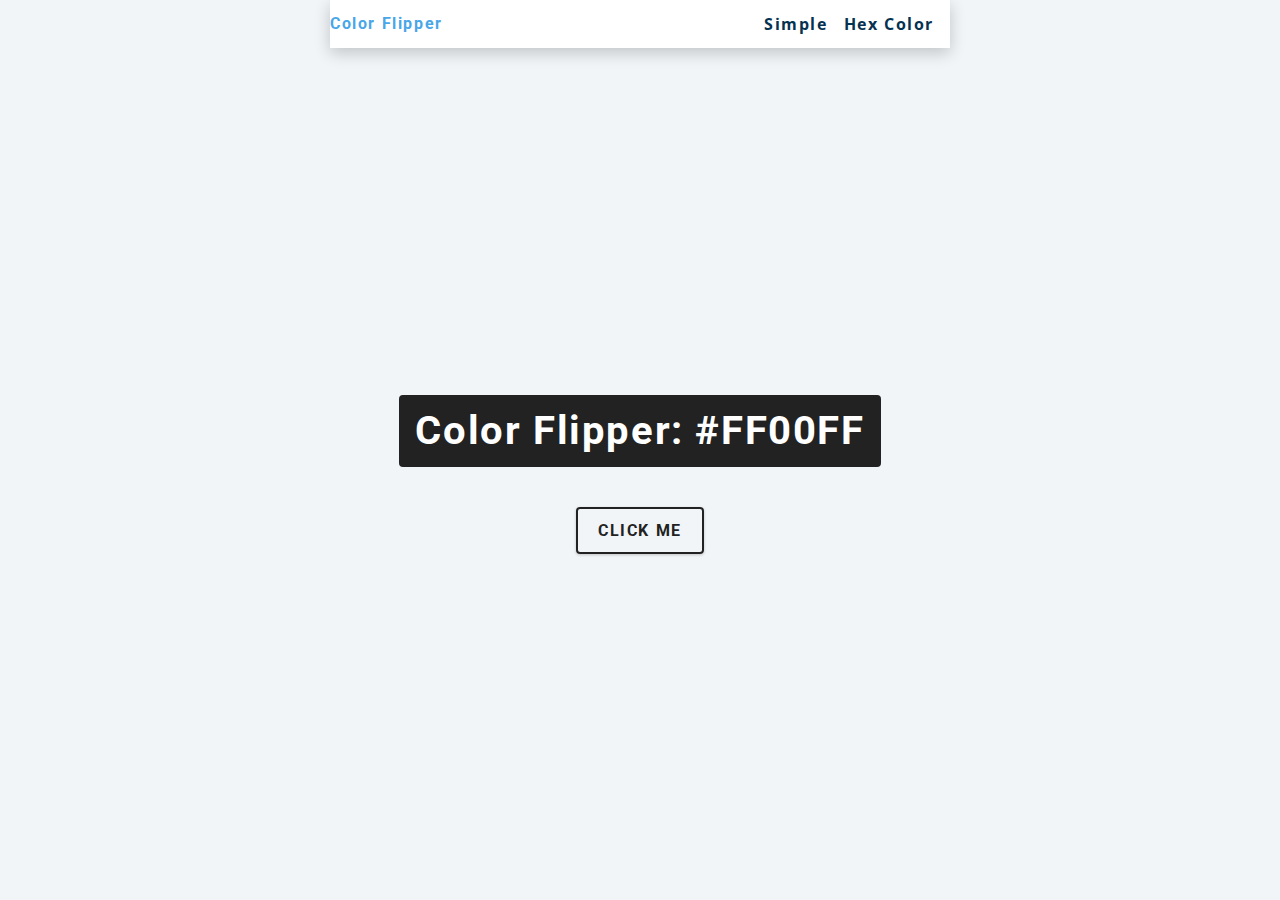
<file: 01-color-Flipper/index.html>
<!DOCTYPE html>
<html lang="en">

<head>
    <meta charset="UTF-8" />
    <meta name="viewport" content="width=device-width, initial-scale=1.0" />
    <title>Color Flipper || Simple</title>

    <!-- styles -->
    <link rel="stylesheet" href="styles.css" />
</head>

<body>
    <nav class="nav-center">
        <h4>Color Flipper</h4>
        <div>
            <ul class="nav-links">
                <li>
                    <a href="index.html">Simple</a>
                </li>
                <li>
                    <a href="hex.html">Hex Color</a>
                </li>
            </ul>
        </div>
    </nav>
    <main>
        <div class="container">
            <h2>color flipper: <span>#FF00FF</span> </h2>
            <button class="btn btn-hero" id="btn">Click me</button>

        </div>
    </main>
    <!-- javascript -->
    <script src="app.js"></script>
</body>

</html>
</file>
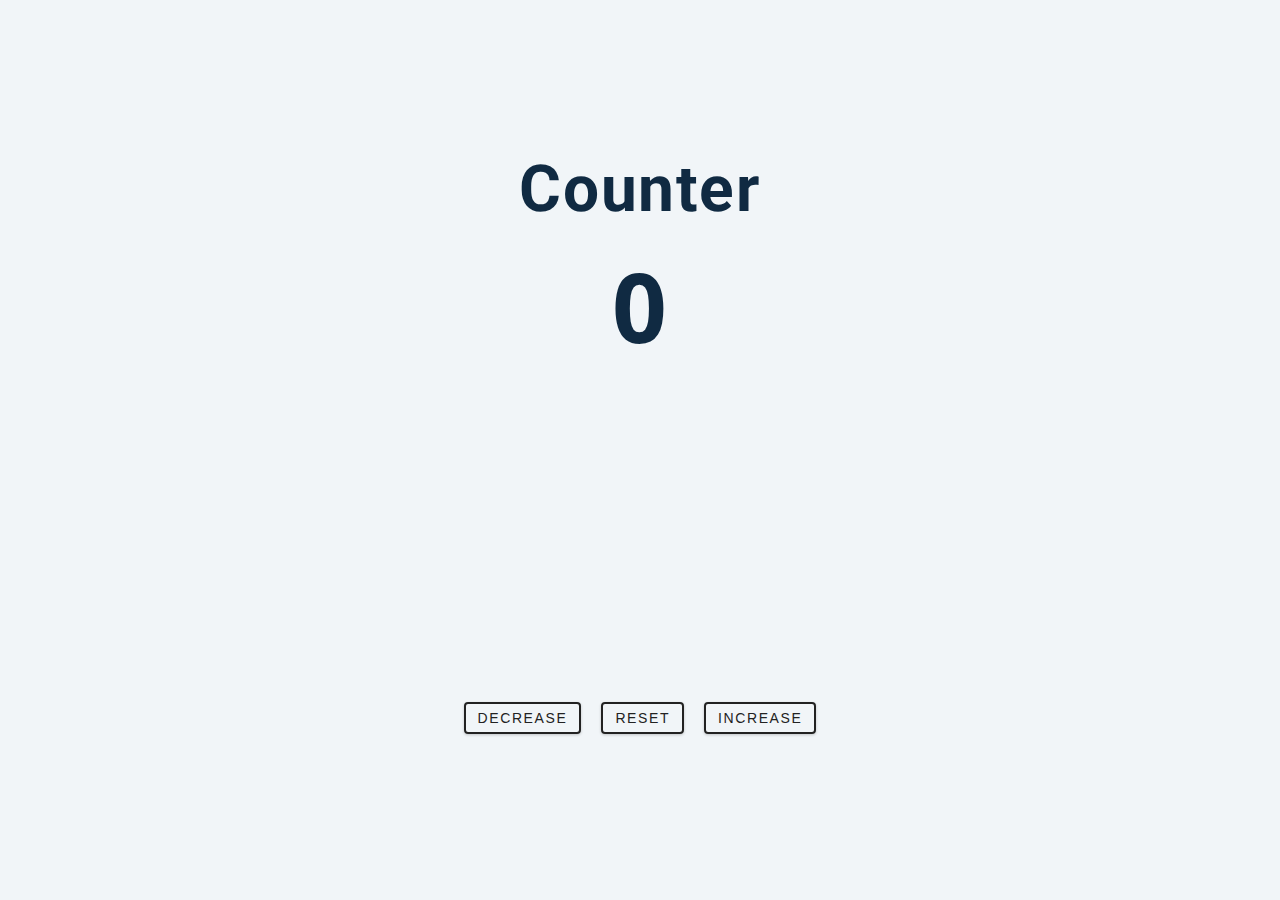
<file: 02-Counter/index.html>
<!DOCTYPE html>
<html lang="en">

<head>
    <meta charset="UTF-8" />
    <meta name="viewport" content="width=device-width, initial-scale=1.0" />
    <title>Counter</title>

    <!-- styles -->
    <link rel="stylesheet" href="styles.css" />
</head>

<body>
    <main>
        <div class="container">
            <h1>counter</h1>
            <span id="value">0</span>
        </div>
        <div class="button-container">
            <button class="btn decrease">decrease</button>
            <button class="btn reset">reset</button>
            <button class="btn increase">increase</button>
        </div>
    </main>
    <!-- javascript -->
    <script src="app.js"></script>
</body>

</html>
</file>
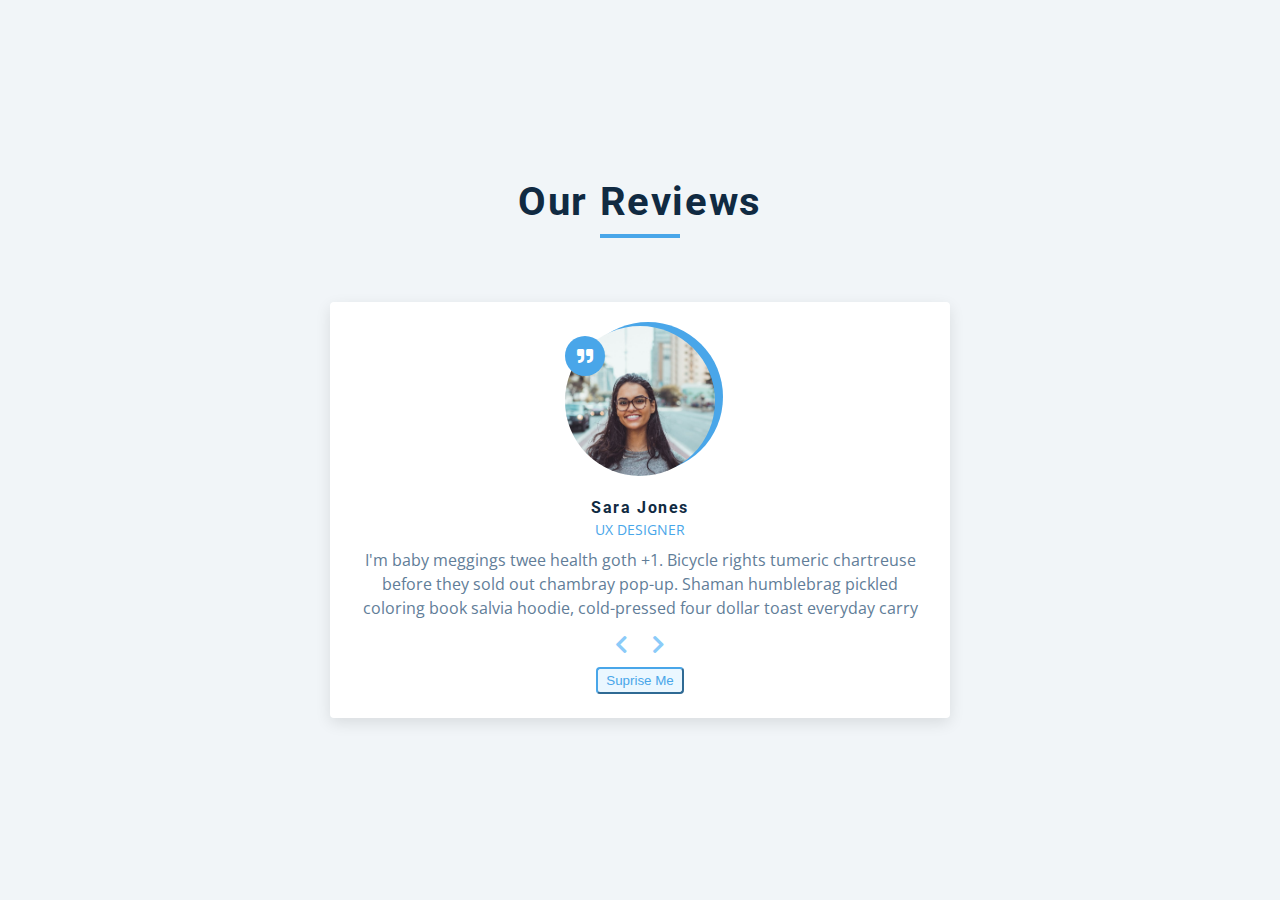
<file: 03-reviews/index.html>
<!DOCTYPE html>
<html lang="en">

<head>
    <meta charset="UTF-8" />
    <meta name="viewport" content="width=device-width, initial-scale=1.0" />
    <title>Starter</title>
    <!-- font-awesome -->
    <link rel="stylesheet" href="https://cdnjs.cloudflare.com/ajax/libs/font-awesome/5.14.0/css/all.min.css" />

    <!-- styles -->
    <link rel="stylesheet" href="styles.css" />
</head>

<body>
    <main>
        <section class="container">
            <!-- title  -->
            <div class="title">
                <h2>Our reviews</h2>
                <div class="underline"></div>
            </div>
            <!-- review -->
            <article class="review">
                <div class="img-container">
                    <img src="./person-1.jpeg" id="person-img" alt="picure of a radom person how has left a review">
                </div>
                <h4 id="author">sara jones</h4>
                <p id="job">ux designer</p>
                <p id="info">I'm baby meggings twee health goth +1. Bicycle rights tumeric chartreuse before they sold out chambray pop-up. Shaman humblebrag pickled coloring book salvia hoodie, cold-pressed four dollar toast everyday carry
                </p>
                <!-- prev next button -->
                <div class="button-container">
                    <button class="prev-btn left">
                    <i class="fas fa-chevron-left"></i>
                  </button>
                    <button class="prev-btn right">
                    <i class="fas fa-chevron-right"></i>
                  </button>
                </div>
                <!-- random button -->
                <button class="random-btn">suprise me</button>

            </article>
        </section>
    </main>
    <!-- javascript -->
    <script src="app.js"></script>
</body>

</html>
</file>
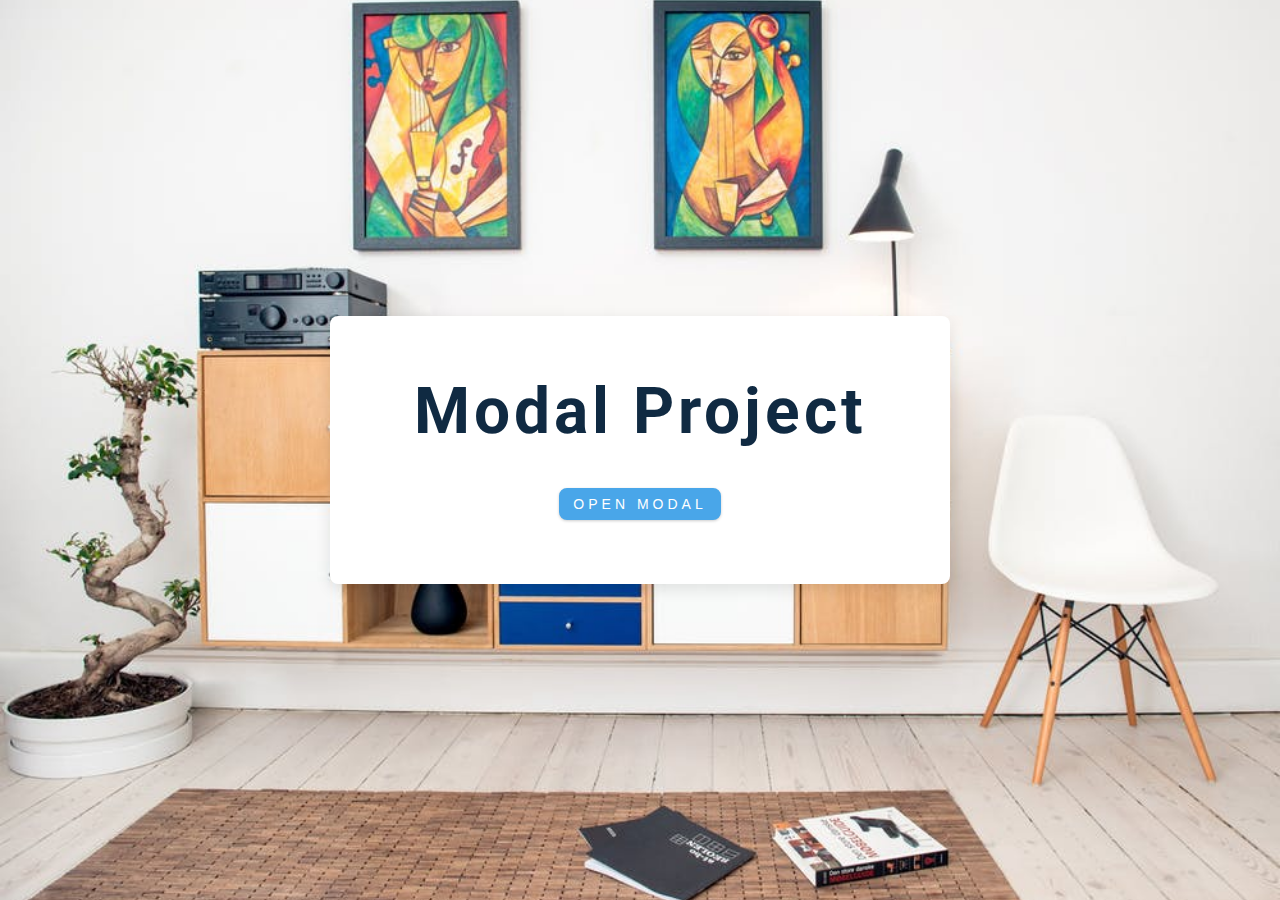
<file: 06-modal/index.html>
<!DOCTYPE html>
<html lang="en">

<head>
    <meta charset="UTF-8" />
    <meta name="viewport" content="width=device-width, initial-scale=1.0" />
    <title>Modal</title>
    <!-- font-awesome -->
    <link rel="stylesheet" href="https://cdnjs.cloudflare.com/ajax/libs/font-awesome/5.14.0/css/all.min.css" />
    <!-- styles -->
    <link rel="stylesheet" href="styles.css" />
</head>

<body>
    <header class="hero">
        <div class="banner">
            <h1>modal project</h1>
            <button class="btn modal-btn">
          open modal
        </button>
        </div>
    </header>
    <!-- end of hero -->
    <!-- modal -->
    <div class="modal-overlay">
        <div class="modal-container">
            <h3>modal content</h3>
            <button class="close-btn">
          <i class="fas fa-times"></i>
        </button>
        </div>
    </div>
    <!-- javascript -->
    <script src="app.js"></script>
</body>

</html>
</file>
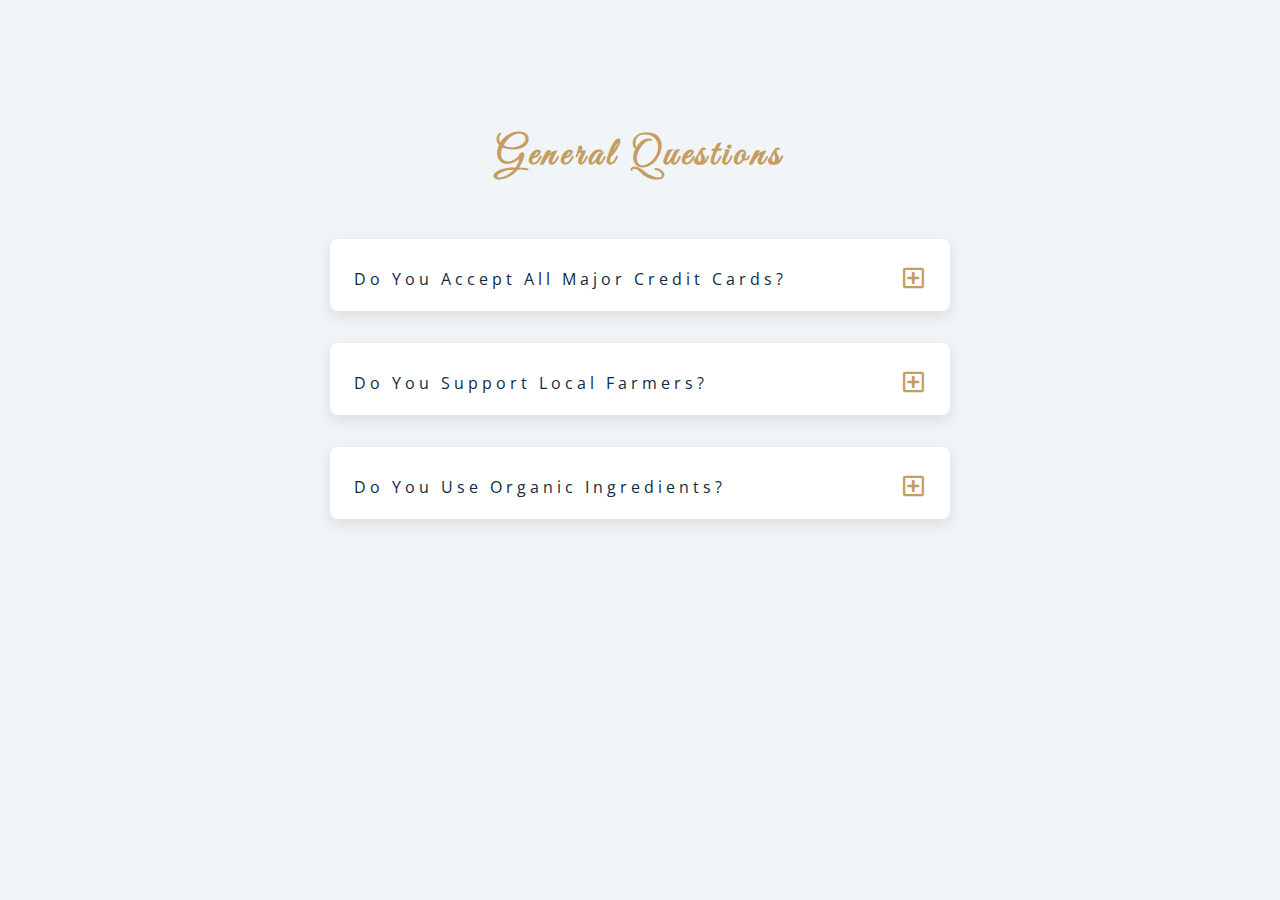
<file: 07-questions/index.html>
<!DOCTYPE html>
<html lang="en">

<head>
    <meta charset="UTF-8" />
    <meta name="viewport" content="width=device-width, initial-scale=1.0" />
    <title>Q & A</title>
    <!-- font-awesome -->
    <link rel="stylesheet" href="https://cdnjs.cloudflare.com/ajax/libs/font-awesome/5.14.0/css/all.min.css" />
    <!-- extra fonts -->
    <link href="https://fonts.googleapis.com/css?family=Great+Vibes&display=swap" rel="stylesheet" />
    <!-- styles -->
    <link rel="stylesheet" href="styles.css" />
</head>

<body>
    <section class="questions">
        <!-- title -->
        <div class="title">
            <h2>general questions</h2>
        </div>
        <!-- questions -->
        <div class="section-center">

            <!-- single question -->

            <article class="question">
                <!-- question title -->
                <div class="question-title">
                    <p>do you accept all major credit cards?</p>
                    <button type="button" class="question-btn">
                      <span class="plus-icon">
                        <i class="far fa-plus-square"></i>
                      </span>
                      <span class="minus-icon">
                        <i class="far fa-minus-square"></i>
                      </span>
                    </button>
                </div>
                <!-- question text -->
                <div class="question-text">
                    <p>Lorem ipsum dolor sit amet consectetur adipisicing elit. Pariatur doloribus quos laudantium! Possimus cupiditate voluptatum nisi laudantium illo nulla non, vero, sit molestiae dolore consequuntur et quas inventore quisquam! Fuga.</p>
                </div>
                <!-- end of question title -->
            </article>

            <!-- end of single question -->

            <!-- single question -->

            <article class="question">
                <!-- question title -->
                <div class="question-title">
                    <p>do you support local farmers?</p>
                    <button type="button" class="question-btn">
                    <span class="plus-icon">
                      <i class="far fa-plus-square"></i>
                    </span>
                    <span class="minus-icon">
                      <i class="far fa-minus-square"></i>
                    </span>
                  </button>
                </div>

                <!-- question text -->
                <div id="test" class="question-text">
                    <p>Lorem ipsum dolor sit amet consectetur adipisicing elit. Pariatur doloribus quos laudantium! Possimus cupiditate voluptatum nisi laudantium illo nulla non, vero, sit molestiae dolore consequuntur et quas inventore quisquam! Fuga.</p>
                </div>
                <!-- end of question title -->
            </article>

            <!-- end of single question -->

            <!-- single question -->

            <article class="question">
                <!-- question title -->
                <div class="question-title">
                    <p>do you use organic ingredients?</p>
                    <button type="button" class="question-btn">
                    <span class="plus-icon">
                      <i class="far fa-plus-square"></i>
                    </span>
                    <span class="minus-icon">
                      <i class="far fa-minus-square"></i>
                    </span>
                  </button>
                </div>
                <!-- question text -->
                <div class="question-text">
                    <p>Lorem ipsum dolor sit amet consectetur adipisicing elit. Pariatur doloribus quos laudantium! Possimus cupiditate voluptatum nisi laudantium illo nulla non, vero, sit molestiae dolore consequuntur et quas inventore quisquam! Fuga.</p>
                </div>
                <!-- end of question title -->
            </article>

            <!-- end of single question -->
        </div>
    </section>
    <!-- javascript -->
    <script src="app.js"></script>
</body>

</html>
</file>
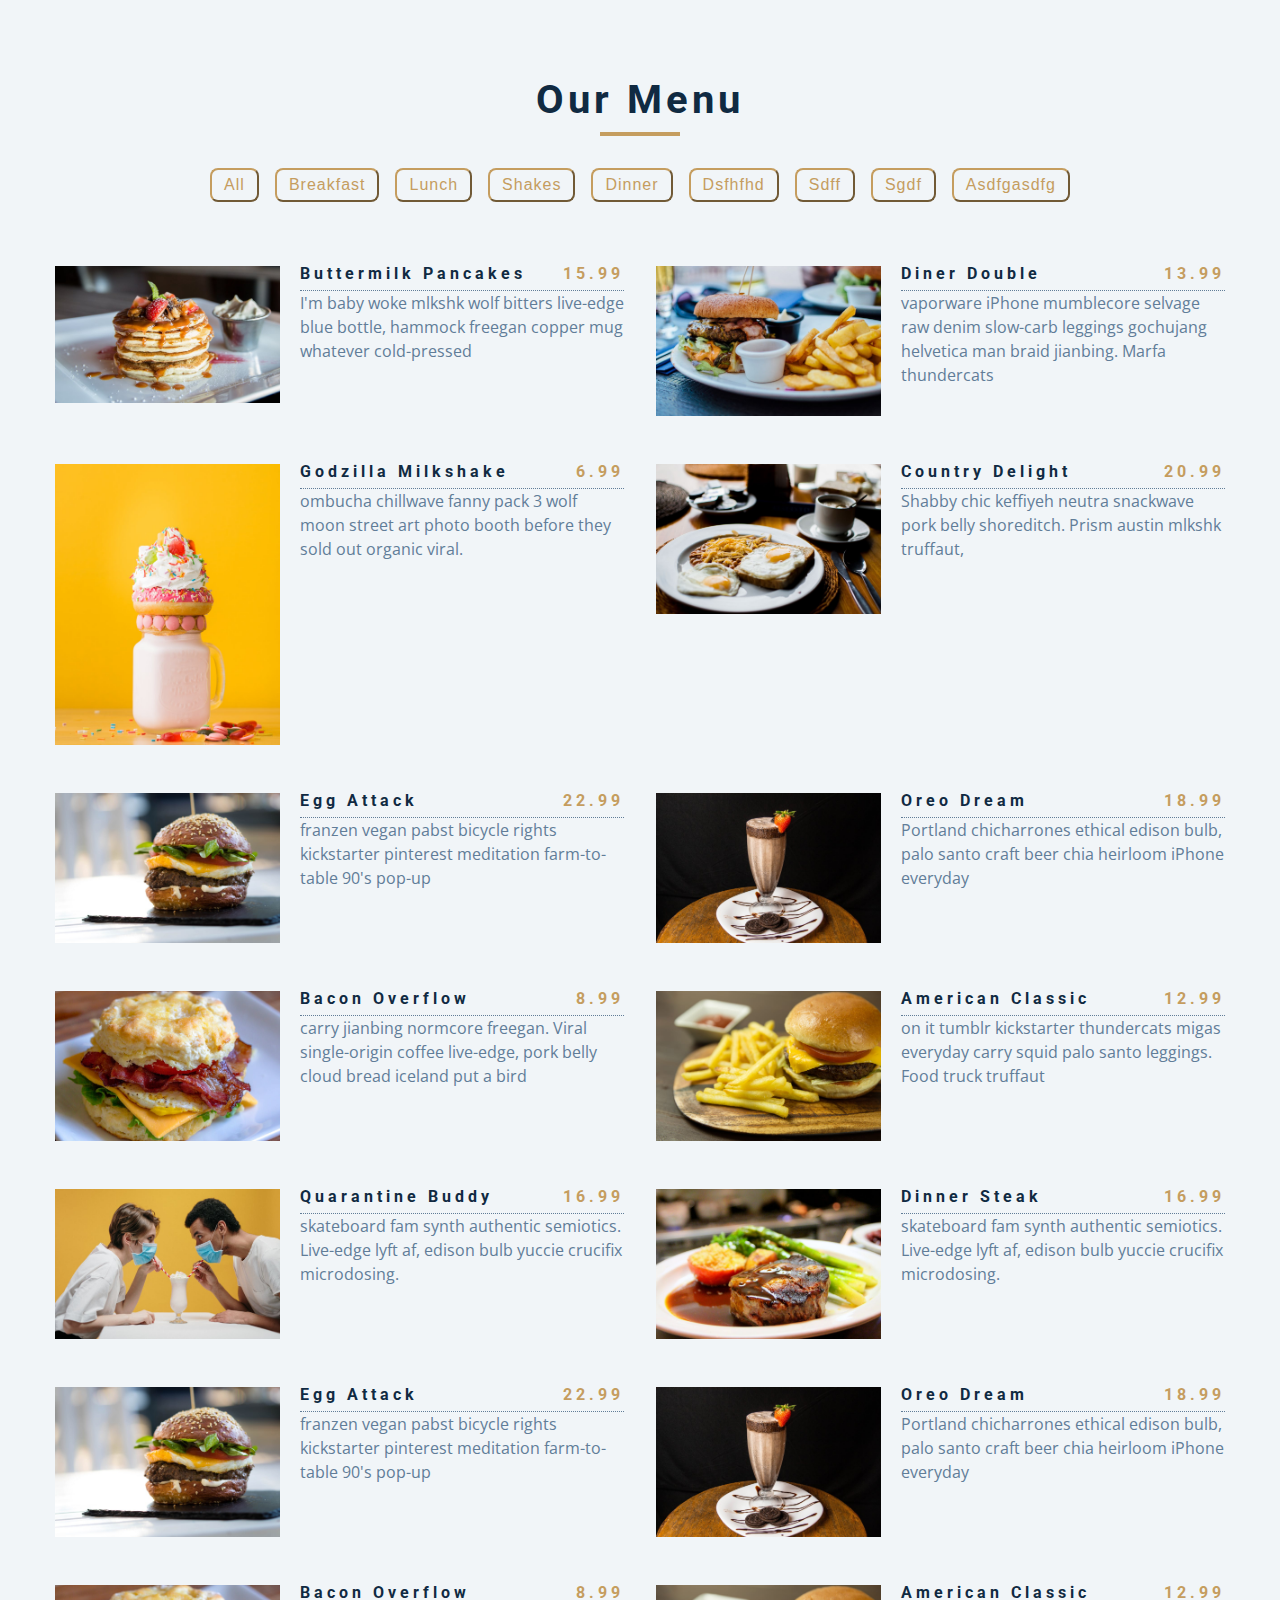
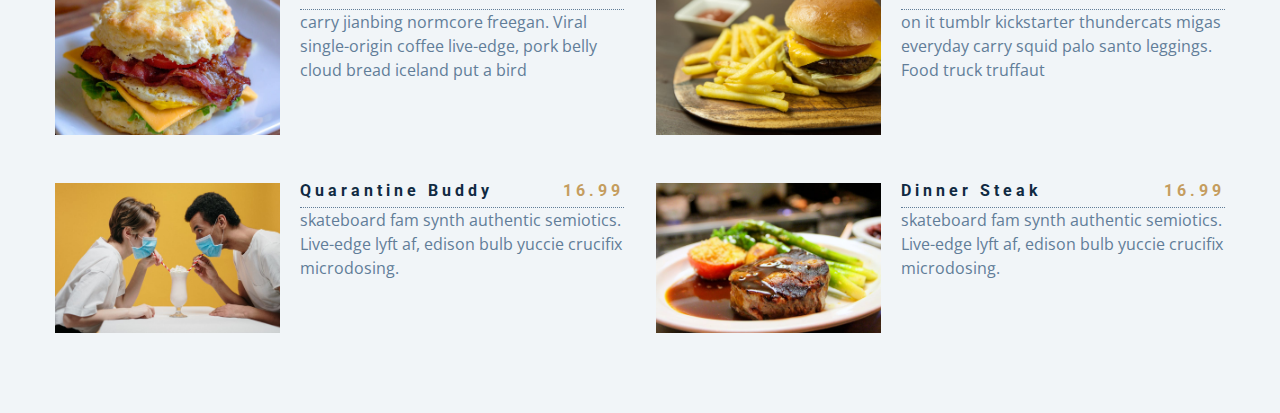
<file: 08-menu/index.html>
<!DOCTYPE html>
<html lang="en">

<head>
    <meta charset="UTF-8" />
    <meta name="viewport" content="width=device-width, initial-scale=1.0" />
    <title>Starter</title>
    <!-- font-awesome -->
    <link rel="stylesheet" href="https://cdnjs.cloudflare.com/ajax/libs/font-awesome/5.14.0/css/all.min.css" />
    <!-- styles -->
    <link rel="stylesheet" href="styles.css" />
</head>

<body>
    <section class="menu">
        <!-- title -->
        <div class="title">
            <h2>Our menu</h2>
            <div class="underline">

            </div>
        </div>
        <!-- filter buttons -->
        <div class="btn-container">

        </div>
        <!-- menu items -->
        <div class="section-center">

            <!-- single item -->
            <article class="menu-item">
                <img src="./menu-item.jpeg" alt="menu item">
                <div class="item-info">
                    <header>
                        <h4>buttermilk pancakes</h4>
                        <h4 class="price">$15</h4>
                    </header>
                    <p>Lorem ipsum, dolor sit amet consectetur adipisicing elit. A, consectetur iste? Accusantium magni deleniti ratione veniam, sint repudiandae possimus praesentium.</p>
                </div>
            </article>
            <!-- single item -->

        </div>
    </section>
    <!-- javascript -->
    <script src="app.js"></script>
</body>

</html>
</file>
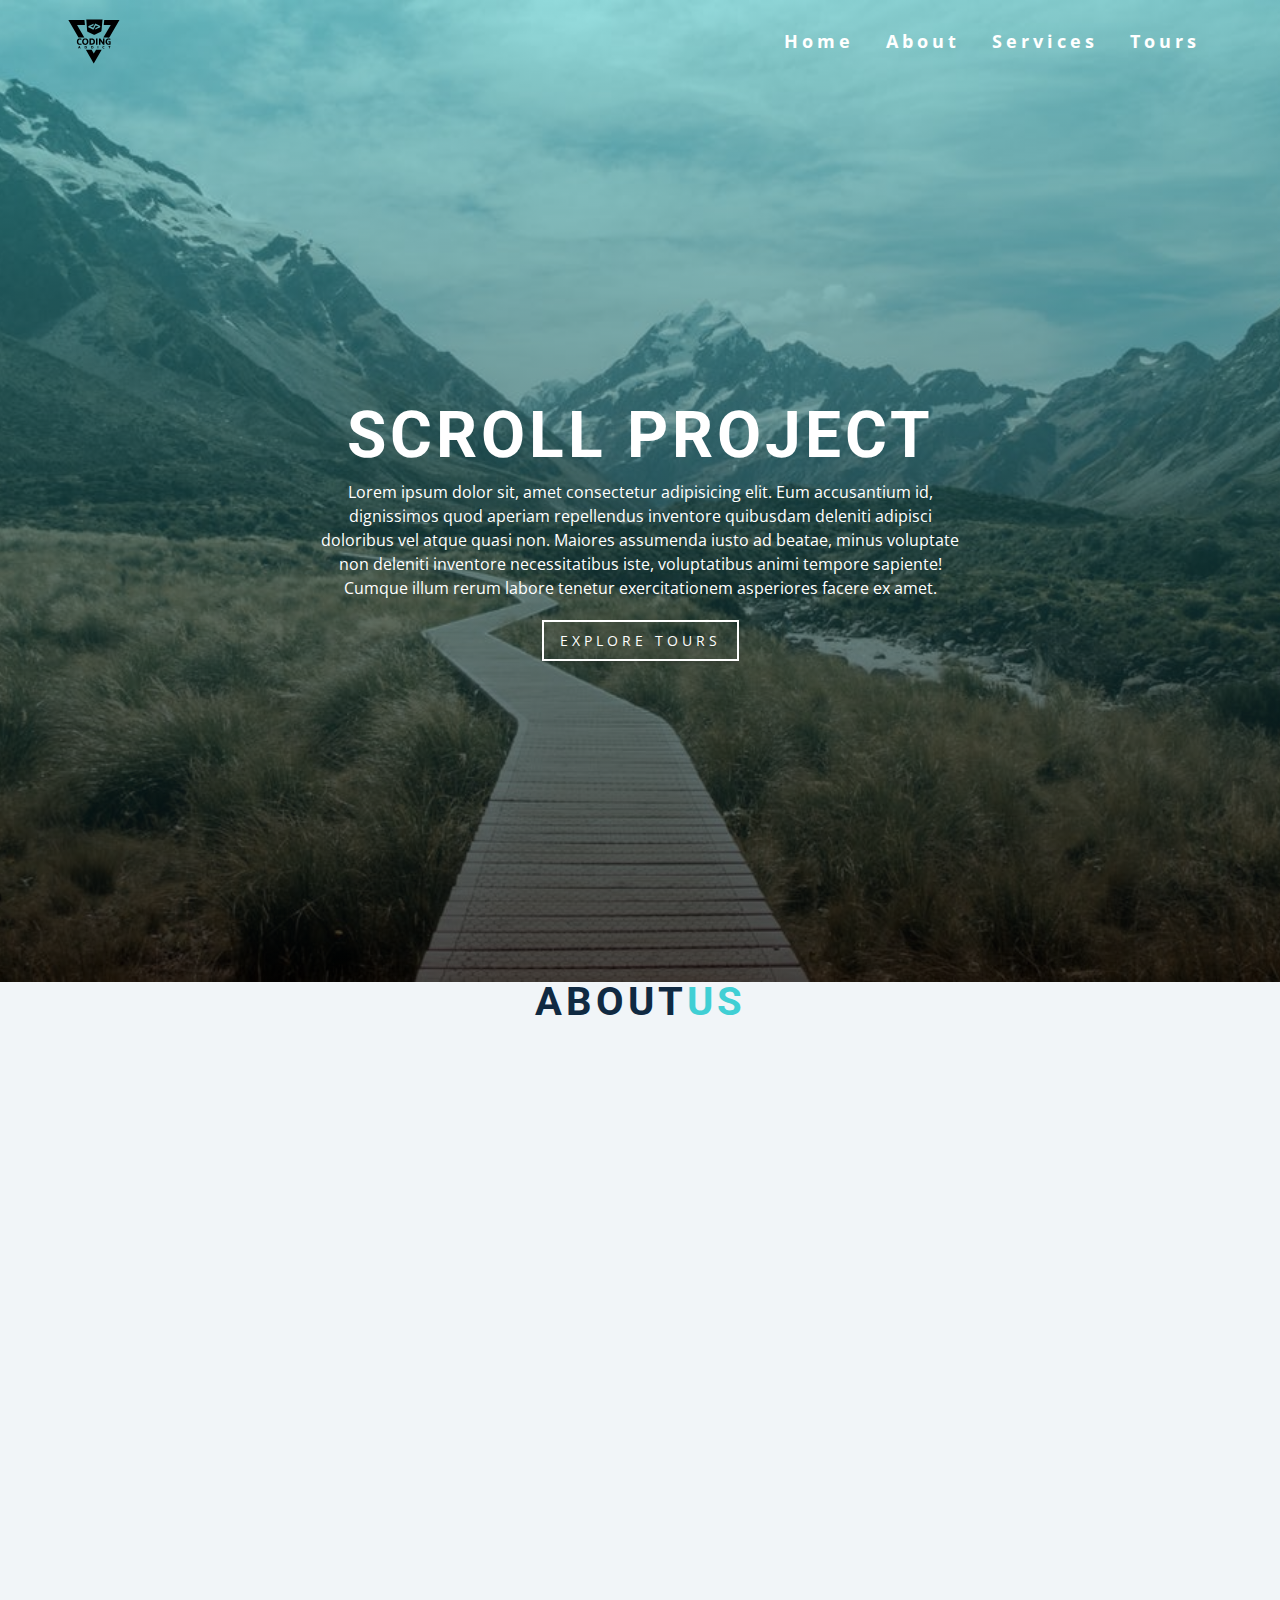
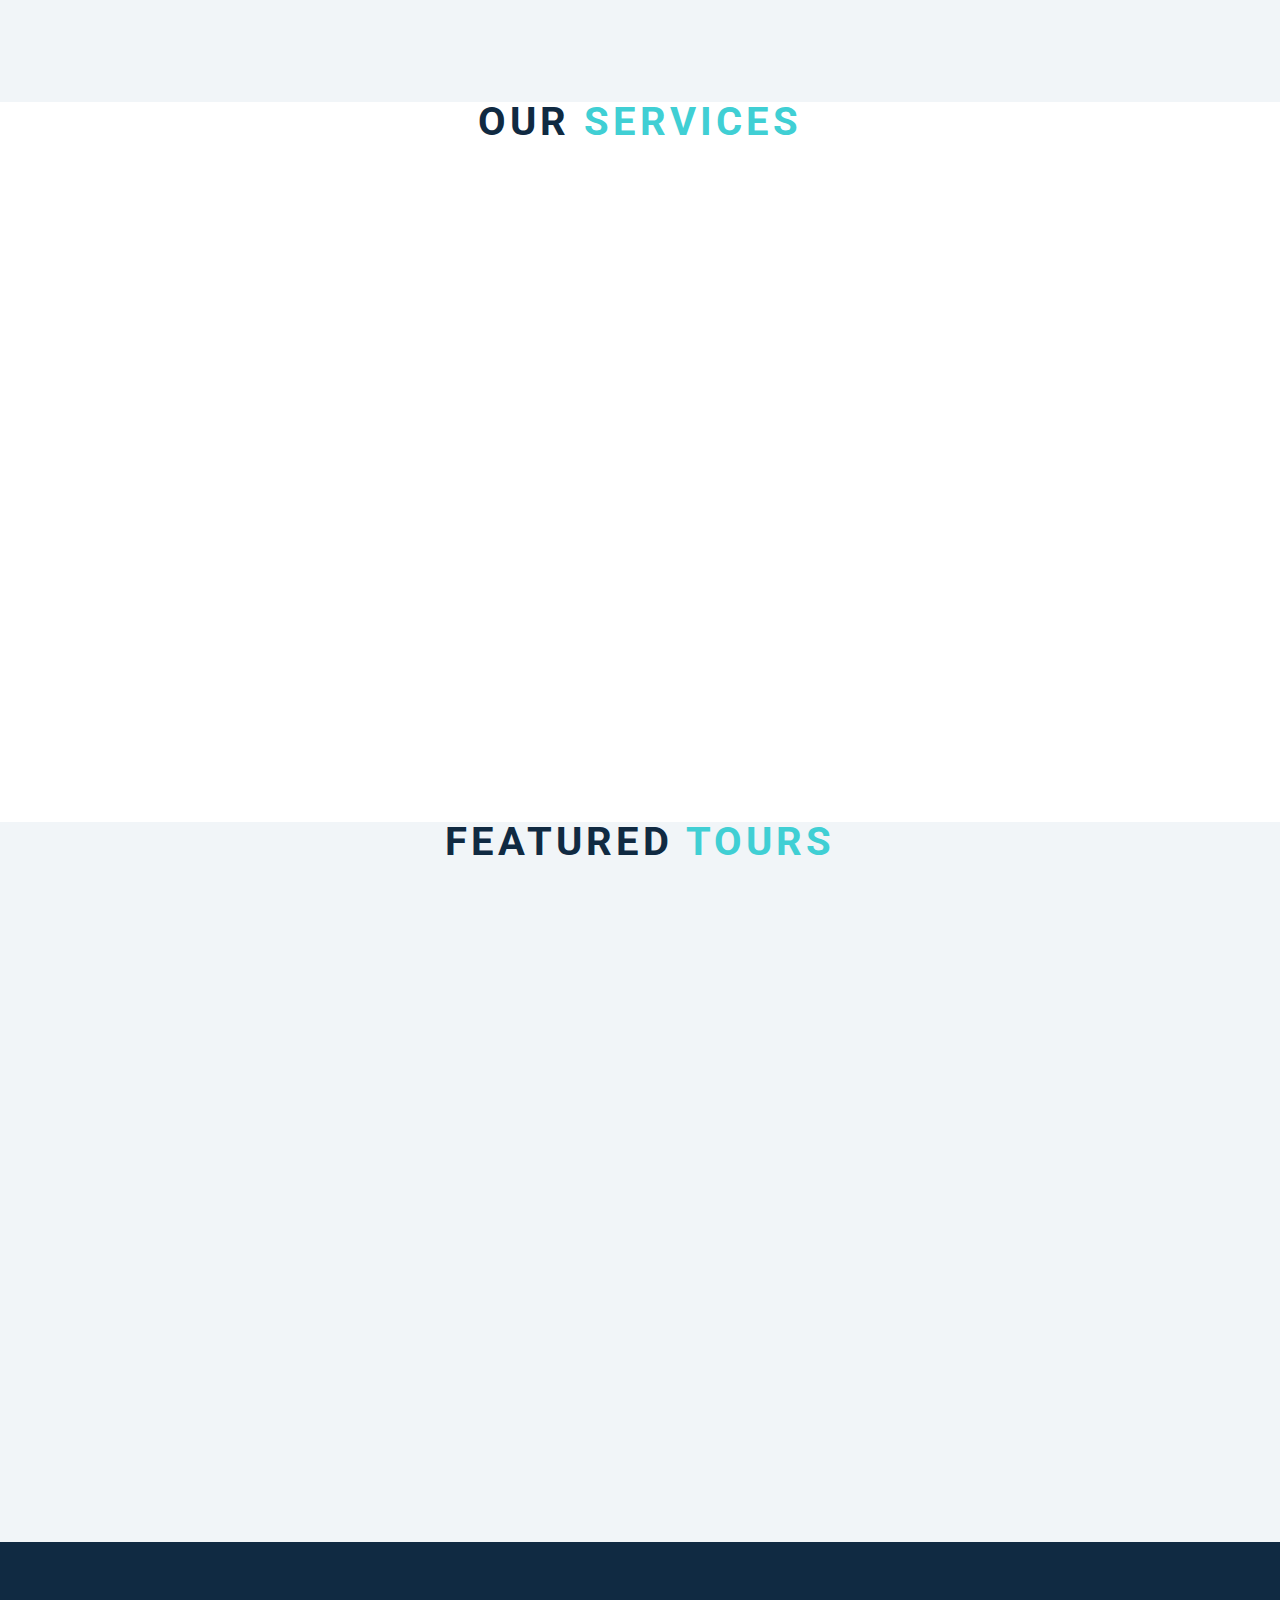
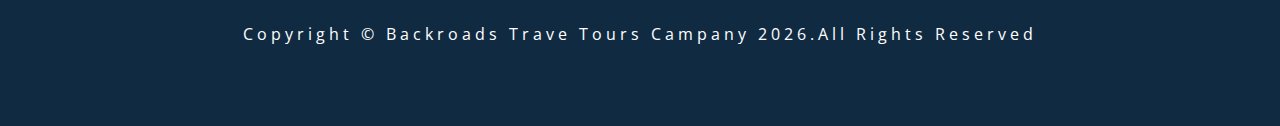
<file: 10-scroll/index.html>
<!DOCTYPE html>
<html lang="en">

<head>
    <meta charset="UTF-8" />
    <meta name="viewport" content="width=device-width, initial-scale=1.0" />
    <title>Scroll</title>
    <!-- font-awesome -->
    <link rel="stylesheet" href="https://cdnjs.cloudflare.com/ajax/libs/font-awesome/5.14.0/css/all.min.css" />
    <!-- styles -->
    <link rel="stylesheet" href="styles.css" />
</head>

<body>
    <!-- header -->
    <header id="home">
        <!-- navbar -->
        <nav id="nav">
            <div class="nav-center">
                <!-- nav header -->
                <div class="nav-header">
                    <img src="./logo.svg" alt="logo" class="logo">
                    <button class="nav-toggle">
                  <i class="fas fa-bars"></i>
                </button>
                </div>
                <!-- links -->
                <div class="links-container">
                    <ul class="links">
                        <li>
                            <a href="#home" class="scroll-link">home</a>
                        </li>
                        <li>
                            <a href="#about" class="scroll-link">about</a>
                        </li>
                        <li>
                            <a href="#services" class="scroll-link">services</a>
                        </li>
                        <li>
                            <a href="#tours" class="scroll-link">tours</a>
                        </li>

                    </ul>

                </div>
            </div>
        </nav>
        <div class="banner">
            <div class="container">
                <h1>scroll project</h1>
                <p>Lorem ipsum dolor sit, amet consectetur adipisicing elit. Eum accusantium id, dignissimos quod aperiam repellendus inventore quibusdam deleniti adipisci doloribus vel atque quasi non. Maiores assumenda iusto ad beatae, minus voluptate
                    non deleniti inventore necessitatibus iste, voluptatibus animi tempore sapiente! Cumque illum rerum labore tenetur exercitationem asperiores facere ex amet.</p>
                <a href="#tours" class="scroll-link btn btn-white">explore tours</a>
            </div>
        </div>
    </header>
    <!-- about -->
    <section id="about" class="section">
        <div class="title">
            <h2>about<span>us</span></h2>
        </div>
    </section>
    <!-- services -->
    <section id="services" class="section">
        <div class="title">
            <h2>our <span>services</span></h2>
        </div>
    </section>
    <!-- tours -->
    <section id="tours" class="section">
        <div class="title">
            <h2>featured <span>tours</span></h2>
        </div>
    </section>
    <!-- footer -->
    <footer id="footer" class="section">
        <p>copyright &copy; backroads trave tours campany <span class="date"></span>.all rights reserved</p>
    </footer>
    <!-- back to top button -->
    <a href="#home" class="scroll-link top-link">
        <i class="fa fa-arrow-up"></i>
    </a>
    <!-- javascript -->
    <script src="index.js"></script>
</body>

</html>
</file>
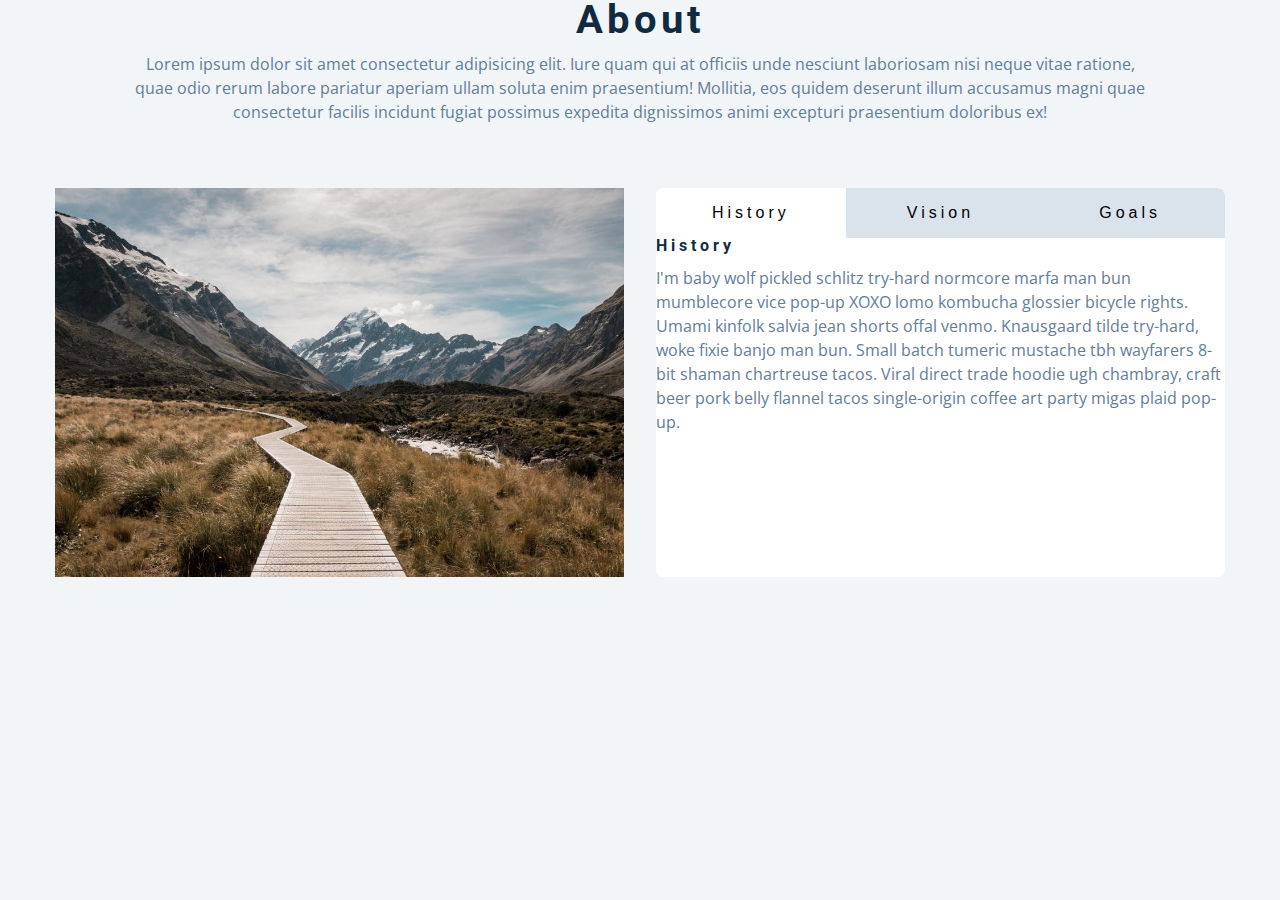
<file: 11-tabs/index.html>
<!DOCTYPE html>
<html lang="en">

<head>
    <meta charset="UTF-8" />
    <meta name="viewport" content="width=device-width, initial-scale=1.0" />
    <title>Tabs</title>

    <!-- styles -->
    <link rel="stylesheet" href="styles.css" />
</head>

<body>

    <section>
        <div class="title">
            <h2>about</h2>
            <p>Lorem ipsum dolor sit amet consectetur adipisicing elit. Iure quam qui at officiis unde nesciunt laboriosam nisi neque vitae ratione, quae odio rerum labore pariatur aperiam ullam soluta enim praesentium! Mollitia, eos quidem deserunt illum
                accusamus magni quae consectetur facilis incidunt fugiat possimus expedita dignissimos animi excepturi praesentium doloribus ex!</p>
        </div>
        <div class="about-center section-center">
            <article>
                <img src="./hero-bcg.jpeg" alt="about picture">
            </article>
            <article class="about">
                <div class="btn-container">
                    <button class="tab-btn active" data-id="history">history</button>
                    <button class="tab-btn" data-id="vision">vision</button>
                    <button class="tab-btn" data-id="goals">goals</button>
                </div>
                <article class="about-container">
                    <div class="content active" id="history">
                        <h4>history</h4>
                        <!-- history -->
                        <p>
                            I'm baby wolf pickled schlitz try-hard normcore marfa man bun mumblecore vice pop-up XOXO lomo kombucha glossier bicycle rights. Umami kinfolk salvia jean shorts offal venmo. Knausgaard tilde try-hard, woke fixie banjo man bun. Small batch tumeric mustache
                            tbh wayfarers 8-bit shaman chartreuse tacos. Viral direct trade hoodie ugh chambray, craft beer pork belly flannel tacos single-origin coffee art party migas plaid pop-up.
                        </p>
                    </div>
                    <div class="content" id="vision">
                        <h4>vision</h4>
                        <!-- vision -->
                        <p>
                            Man bun PBR&B keytar copper mug prism, hell of helvetica. Synth crucifix offal deep v hella biodiesel. Church-key listicle polaroid put a bird on it chillwave palo santo enamel pin, tattooed meggings franzen la croix cray. Retro yr aesthetic four loko
                            tbh helvetica air plant, neutra palo santo tofu mumblecore. Hoodie bushwick pour-over jean shorts chartreuse shabby chic. Roof party hammock master cleanse pop-up truffaut, bicycle rights skateboard affogato readymade sustainable
                            deep v live-edge schlitz narwhal.
                        </p>
                        <ul>
                            <li>list item</li>
                            <li>list item</li>
                            <li>list item</li>
                        </ul>
                    </div>
                    <div class="content" id="goals">
                        <h4>goals</h4>
                        <!-- goals -->
                        <p>
                            Chambray authentic truffaut, kickstarter brunch taxidermy vape heirloom four dollar toast raclette shoreditch church-key. Poutine etsy tote bag, cred fingerstache leggings cornhole everyday carry blog gastropub. Brunch biodiesel sartorial mlkshk swag,
                            mixtape hashtag marfa readymade direct trade man braid cold-pressed roof party. Small batch adaptogen coloring book heirloom. Letterpress food truck hammock literally hell of wolf beard adaptogen everyday carry. Dreamcatcher
                            pitchfork yuccie, banh mi salvia venmo photo booth quinoa chicharrones.
                        </p>

                    </div>
                </article>
            </article>
        </div>
    </section>
    <!-- javascript -->
    <script src="app.js"></script>
</body>

</html>
</file>
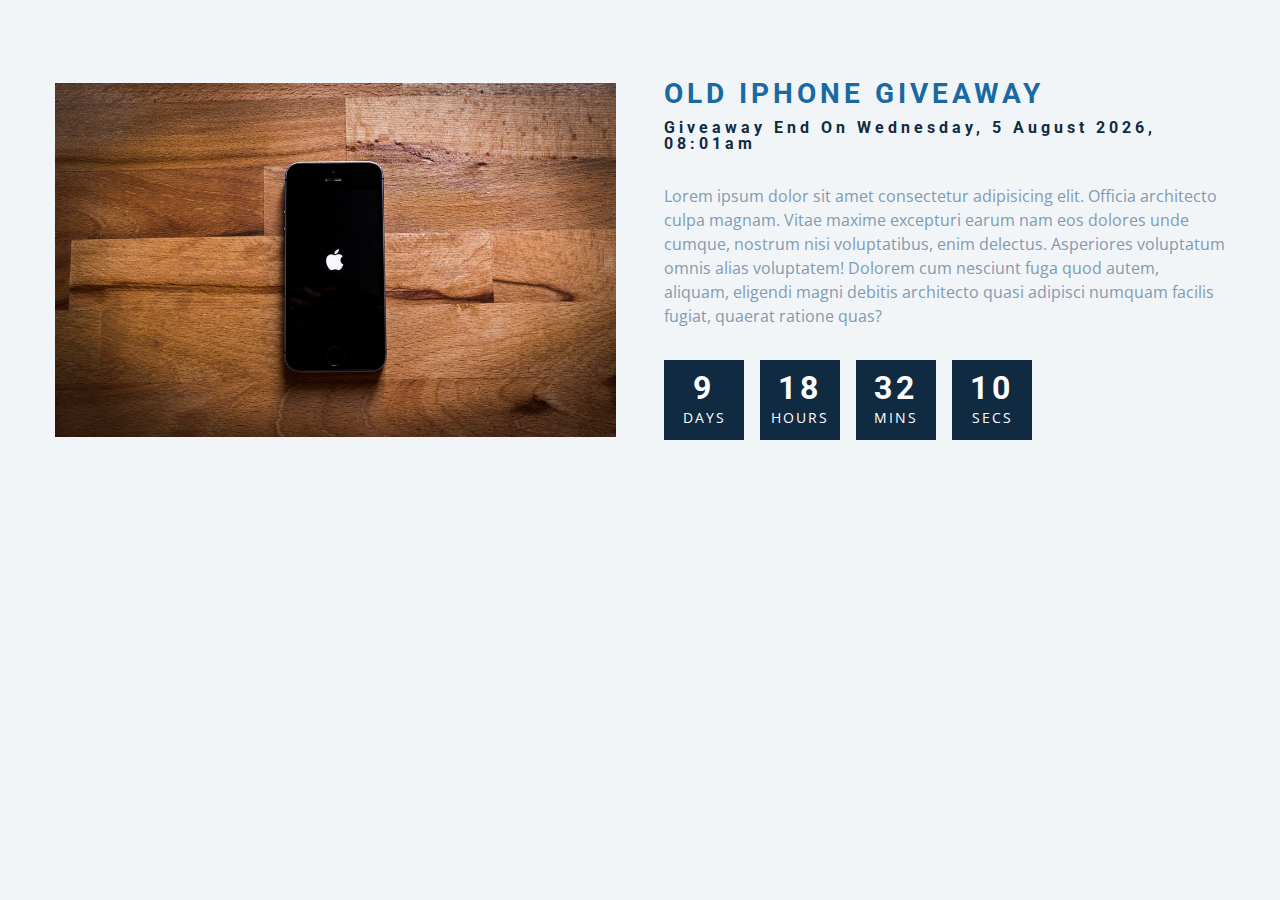
<file: 12-countdown/index.html>
<!DOCTYPE html>
<html lang="en">

<head>
    <meta charset="UTF-8" />
    <meta name="viewport" content="width=device-width, initial-scale=1.0" />
    <title>Countdown</title>

    <!-- styles -->
    <link rel="stylesheet" href="styles.css" />
</head>

<body>
    <section class="section-center">
        <article class="gift-img">
            <img src="./gift.jpeg" alt="gift picture">
        </article>
        <article class="gift-info">
            <h3>old iphone giveaway</h3>
            <h4 class="giveaway">
                giveaway ends on Sunday,24 April 2020, 8:00am
            </h4>
            <p>Lorem ipsum dolor sit amet consectetur adipisicing elit. Officia architecto culpa magnam. Vitae maxime excepturi earum nam eos dolores unde cumque, nostrum nisi voluptatibus, enim delectus. Asperiores voluptatum omnis alias voluptatem! Dolorem
                cum nesciunt fuga quod autem, aliquam, eligendi magni debitis architecto quasi adipisci numquam facilis fugiat, quaerat ratione quas?
            </p>
            <div class="deadline">

                <!-- days -->
                <div class="deadline-format">
                    <div>
                        <h4 class="days">34</h4>
                        <span>days</span>
                    </div>

                </div>
                <!-- hours -->
                <div class="deadline-format">
                    <div>
                        <h4 class="hours">34</h4>
                        <span>hours</span>
                    </div>
                </div>
                <!-- mins -->
                <div class="deadline-format">
                    <div>
                        <h4 class="mins">34</h4>
                        <span>mins</span>
                    </div>
                </div>
                <!-- secs -->
                <div class="deadline-format">
                    <div>
                        <h4 class="secs">34</h4>
                        <span>secs</span>
                    </div>
                </div>
            </div>
        </article>
    </section>
    <!-- javascript -->
    <script src="app.js"></script>
</body>

</html>
</file>
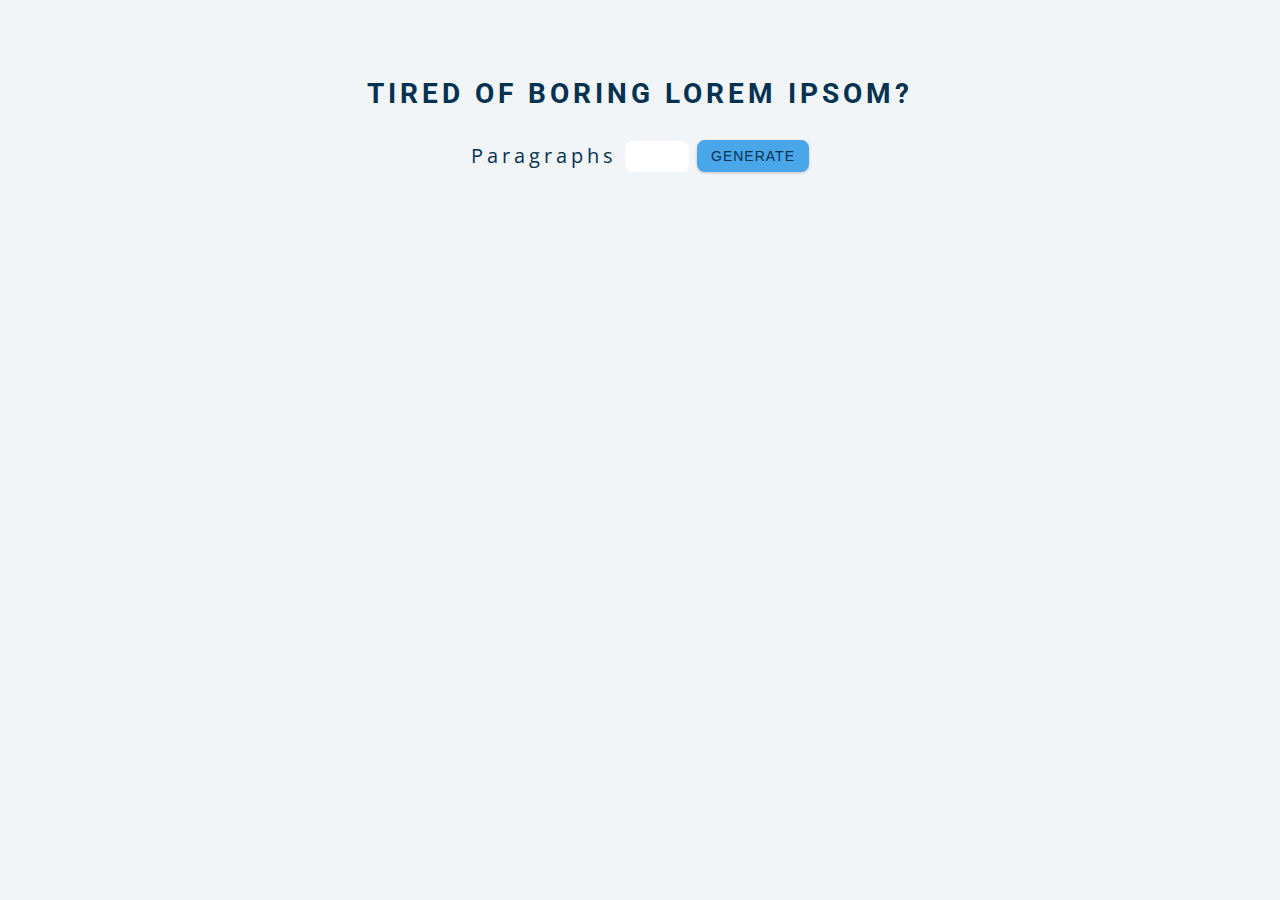
<file: 13-lorem generator/index.html>
<!DOCTYPE html>
<html lang="en">

<head>
    <meta charset="UTF-8" />
    <meta name="viewport" content="width=device-width, initial-scale=1.0" />
    <title>Lorem Ipsum</title>

    <!-- styles -->
    <link rel="stylesheet" href="styles.css" />
</head>

<body>
    <section class="section-center">
        <h3>tired of boring lorem ipsom?</h3>
        <form class="lorem-form">
            <label for="amount">paragraphs</label>
            <input type="number" name="amount" id="amount">
            <button type="button" class="btn">generate</button>
        </form>
        <article class="lorem-text">

        </article>
    </section>
    <!-- javascript -->
    <script src="app.js"></script>
</body>

</html>
</file>
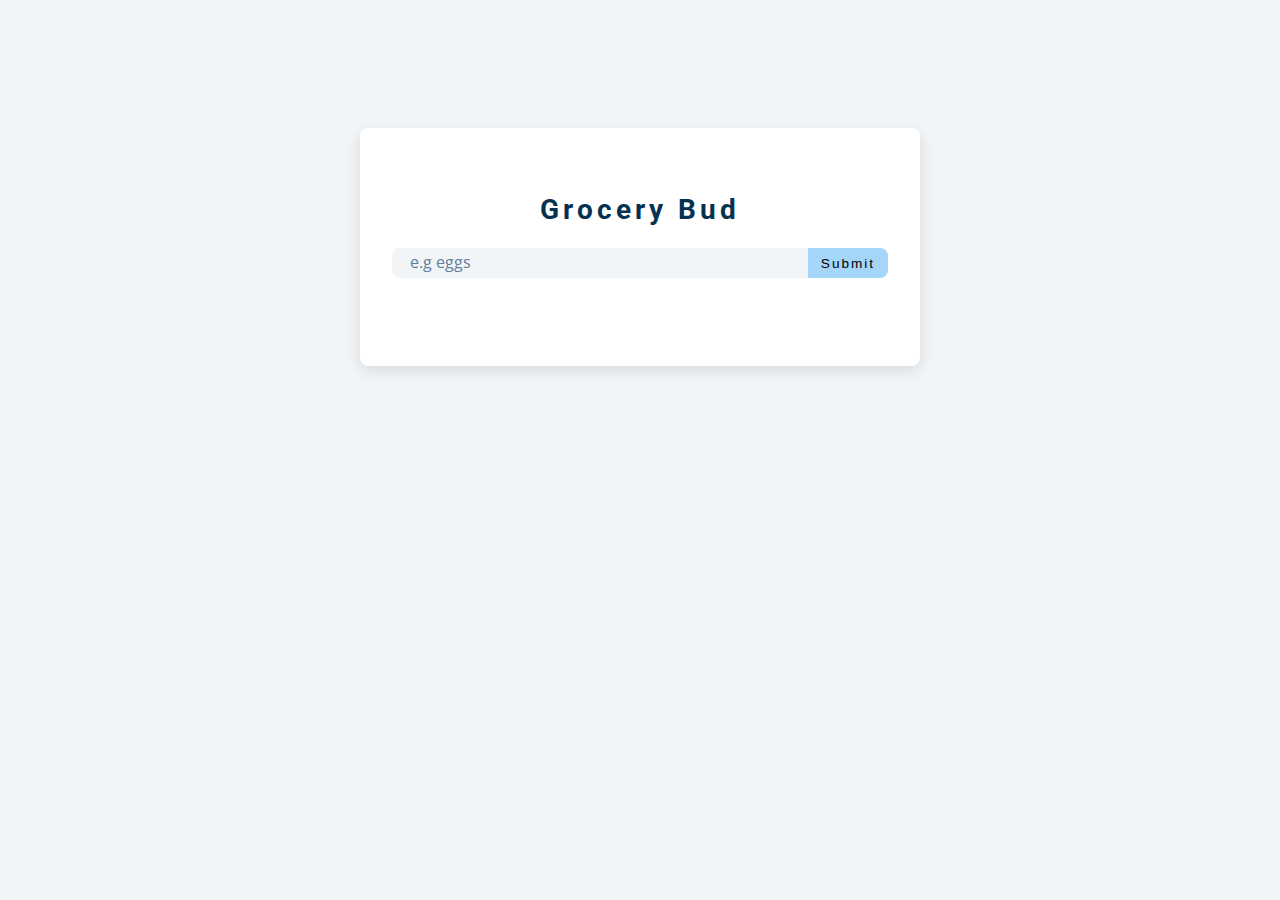
<file: 14-grocery-bud/index.html>
<!DOCTYPE html>
<html lang="en">

<head>
    <meta charset="UTF-8" />
    <meta name="viewport" content="width=device-width, initial-scale=1.0" />
    <title>Grocery Bud</title>
    <!-- font-awesome -->
    <link rel="stylesheet" href="https://cdnjs.cloudflare.com/ajax/libs/font-awesome/5.14.0/css/all.min.css" />
    <!-- styles -->
    <link rel="stylesheet" href="styles.css" />
</head>

<body>
    <section class="section-center">
        <!-- form -->
        <form class="grocery-form">
            <p class="alert"></p>
            <h3>grocery bud</h3>
            <div class="form-control">
                <input type="text" id="grocery" placeholder="e.g eggs" />
                <button type="submit" class="submit-btn">submit</button>
            </div>
        </form>

        <!-- list -->

        <div class="grocery-container">
            <div class="grocery-list">
                <!-- <article class="grocery-item">
                    <p class="title">item</p>
                    <div class="btn-container">
                        <button class="edit-btn">
                          <i class="fas fa-edit"></i>
                        </button>
                        <button class="delete-btn">
                          <i class="fas fa-trash"></i>
                        </button>

                    </div>
                </article> -->
            </div>

            <!-- clear btn -->
            <button type="button" class="clear-btn">clear items</button>
        </div>
    </section>
    <!-- javascript -->
    <script src="app.js"></script>
</body>

</html>
</file>
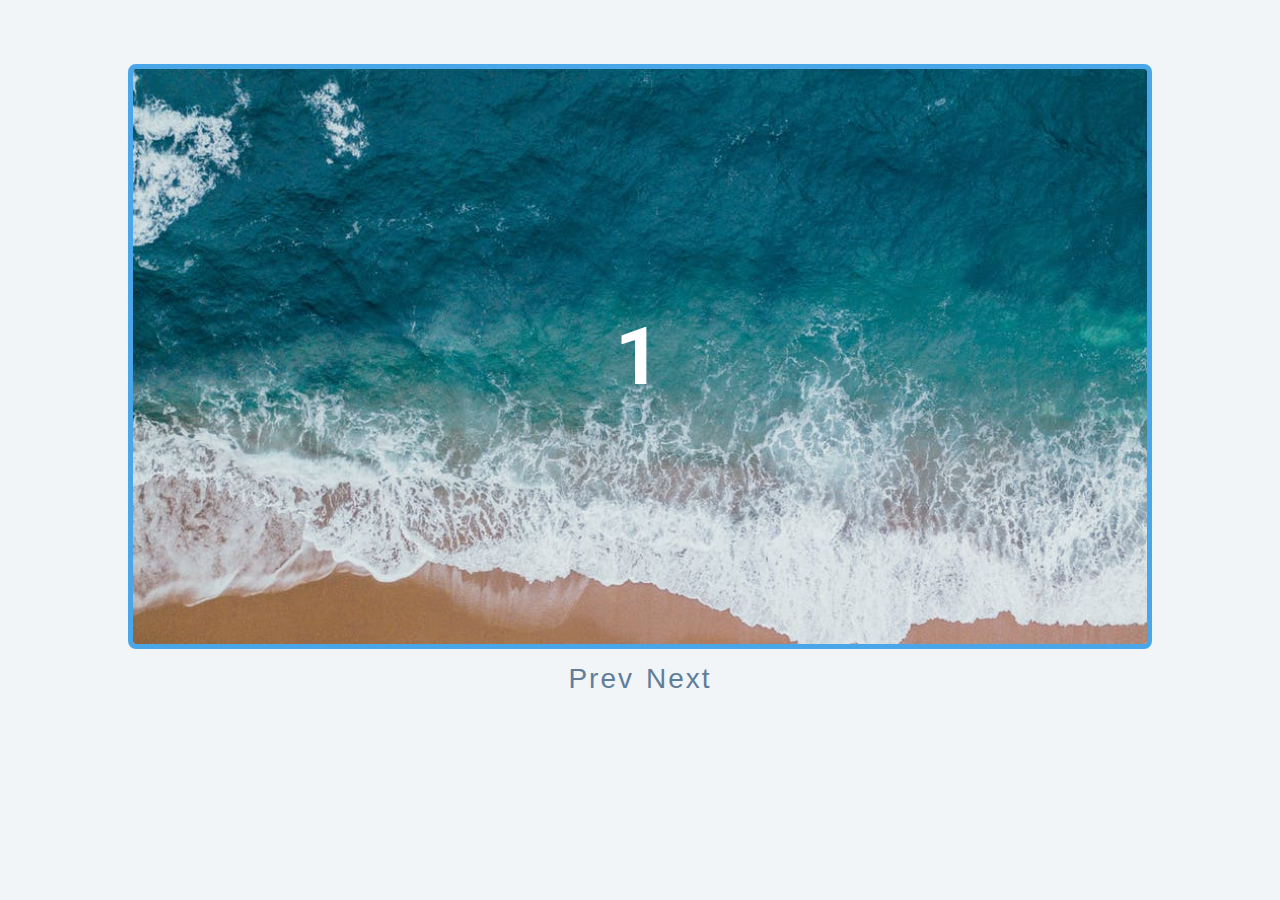
<file: 15-slide/index.html>
<!DOCTYPE html>
<html lang="en">

<head>
    <meta charset="UTF-8" />
    <meta name="viewport" content="width=device-width, initial-scale=1.0" />
    <title>Slider</title>

    <!-- styles -->
    <link rel="stylesheet" href="styles.css" />
</head>

<body>
    <div class="slider-container">
        <div class="slide">
            <img src="./img-1.jpeg" class=" slide-img" alt="slide-img" />
            <h1>1</h1>
        </div>

        <div class="slide">
            <h1>2</h1>
        </div>

        <div class="slide">
            <h1>3</h1>
        </div>

        <div class="slide">
            <div>

                <img src="./person-1.jpeg" class="person-img" alt="person-img" />
                <h4>susan doe</h4>
                <h1>4</h1>
            </div>
        </div>
    </div>
    <div class="btn-container">
        <button type="button" class="prevBtn">prev</button>
        <button type="button" class="nextBtn">next</button>
    </div>
    <!-- javascript -->
    <script src="app.js"></script>
</body>

</html>
</file>
<file: 01-color-Flipper/styles.css>
/*
=============== 
Fonts
===============
*/
@import url("https://fonts.googleapis.com/css?family=Open+Sans|Roboto:400,700&display=swap");

/*
=============== 
Variables
===============
*/

:root {
  /* dark shades of primary color*/
  --clr-primary-1: hsl(205, 86%, 17%);
  --clr-primary-2: hsl(205, 77%, 27%);
  --clr-primary-3: hsl(205, 72%, 37%);
  --clr-primary-4: hsl(205, 63%, 48%);
  /* primary/main color */
  --clr-primary-5: hsl(205, 78%, 60%);
  /* lighter shades of primary color */
  --clr-primary-6: hsl(205, 89%, 70%);
  --clr-primary-7: hsl(205, 90%, 76%);
  --clr-primary-8: hsl(205, 86%, 81%);
  --clr-primary-9: hsl(205, 90%, 88%);
  --clr-primary-10: hsl(205, 100%, 96%);
  /* darkest grey - used for headings */
  --clr-grey-1: hsl(209, 61%, 16%);
  --clr-grey-2: hsl(211, 39%, 23%);
  --clr-grey-3: hsl(209, 34%, 30%);
  --clr-grey-4: hsl(209, 28%, 39%);
  /* grey used for paragraphs */
  --clr-grey-5: hsl(210, 22%, 49%);
  --clr-grey-6: hsl(209, 23%, 60%);
  --clr-grey-7: hsl(211, 27%, 70%);
  --clr-grey-8: hsl(210, 31%, 80%);
  --clr-grey-9: hsl(212, 33%, 89%);
  --clr-grey-10: hsl(210, 36%, 96%);
  --clr-white: #fff;
  --clr-red-dark: hsl(360, 67%, 44%);
  --clr-red-light: hsl(360, 71%, 66%);
  --clr-green-dark: hsl(125, 67%, 44%);
  --clr-green-light: hsl(125, 71%, 66%);
  --clr-black: #222;
  --ff-primary: "Roboto", sans-serif;
  --ff-secondary: "Open Sans", sans-serif;
  --transition: all 0.3s linear;
  --spacing: 0.1rem;
  --radius: 0.25rem;
  --light-shadow: 0 5px 15px rgba(0, 0, 0, 0.1);
  --dark-shadow: 0 5px 15px rgba(0, 0, 0, 0.2);
  --max-width: 1170px;
  --fixed-width: 620px;
}
/*
=============== 
Global Styles
===============
*/

*,
::after,
::before {
  margin: 0;
  padding: 0;
  box-sizing: border-box;
}
body {
  font-family: var(--ff-secondary);
  background: var(--clr-grey-10);
  color: var(--clr-grey-1);
  line-height: 1.5;
  font-size: 0.875rem;
}
ul {
  list-style-type: none;
}
a {
  text-decoration: none;
}
h1,
h2,
h3,
h4 {
  letter-spacing: var(--spacing);
  text-transform: capitalize;
  line-height: 1.25;
  margin-bottom: 0.75rem;
  font-family: var(--ff-primary);
}
h1 {
  font-size: 3rem;
}
h2 {
  font-size: 2rem;
}
h3 {
  font-size: 1.25rem;
}
h4 {
  font-size: 0.875rem;
}
p {
  margin-bottom: 1.25rem;
  color: var(--clr-grey-5);
}
@media screen and (min-width: 800px) {
  h1 {
    font-size: 4rem;
  }
  h2 {
    font-size: 2.5rem;
  }
  h3 {
    font-size: 1.75rem;
  }
  h4 {
    font-size: 1rem;
  }
  body {
    font-size: 1rem;
  }
  h1,
  h2,
  h3,
  h4 {
    line-height: 1;
  }
}
/*  global classes */

/* section */
.section {
  padding: 5rem 0;
}

.section-center {
  width: 90vw;
  margin: 0 auto;
  max-width: 1170px;
}
@media screen and (min-width: 992px) {
  .section-center {
    width: 95vw;
  }
}
main {
  min-height: 100vh;
  display: grid;
  place-items: center;
}

/*
=============== 
Nav
===============
*/
nav {
  background: var(--clr-white);
  height: 3rem;
  display: grid;
  align-items: center;
  box-shadow: var(--dark-shadow);
}
.nav-center {
  width: 90vw;
  max-width: var(--fixed-width);
  margin: 0 auto;
  display: flex;
  align-items: center;
  justify-content: space-between;
}
.nav-center h4 {
  margin-bottom: 0;
  color: var(--clr-primary-5);
}
.nav-links {
  display: flex;
}
nav a {
  text-transform: capitalize;
  font-weight: 700;
  font-size: 1rem;
  color: var(--clr-primary-1);
  letter-spacing: var(--spacing);
  margin-right: 1rem;
}
nav a:hover {
  color: var(--clr-primary-5);
}
/*
=============== 
Container
===============
*/
main {
  min-height: calc(100vh - 3rem);
  display: grid;
  place-items: center;
}
.container {
  text-align: center;
}
.container h2 {
  background: var(--clr-black);
  color: var(--clr-white);
  padding: 1rem;
  border-radius: var(--radius);
  margin-bottom: 2.5rem;
}
.color {
  color: var(--clr-primary-5);
}
.btn-hero {
  font-family: var(--ff-primary);
  text-transform: uppercase;
  background: transparent;
  color: var(--clr-black);
  letter-spacing: var(--spacing);
  display: inline-block;
  font-weight: 700;
  transition: var(--transition);
  border: 2px solid var(--clr-black);
  cursor: pointer;
  box-shadow: 0 1px 3px rgba(0, 0, 0, 0.2);
  border-radius: var(--radius);
  font-size: 1rem;
  padding: 0.75rem 1.25rem;
}
.btn-hero:hover {
  color: var(--clr-white);
  background: var(--clr-black);
}
</file>
<file: 02-Counter/styles.css>
/*
=============== 
Fonts
===============
*/
@import url("https://fonts.googleapis.com/css?family=Open+Sans|Roboto:400,700&display=swap");

/*
=============== 
Variables
===============
*/

:root {
  /* dark shades of primary color*/
  --clr-primary-1: hsl(205, 86%, 17%);
  --clr-primary-2: hsl(205, 77%, 27%);
  --clr-primary-3: hsl(205, 72%, 37%);
  --clr-primary-4: hsl(205, 63%, 48%);
  /* primary/main color */
  --clr-primary-5: hsl(205, 78%, 60%);
  /* lighter shades of primary color */
  --clr-primary-6: hsl(205, 89%, 70%);
  --clr-primary-7: hsl(205, 90%, 76%);
  --clr-primary-8: hsl(205, 86%, 81%);
  --clr-primary-9: hsl(205, 90%, 88%);
  --clr-primary-10: hsl(205, 100%, 96%);
  /* darkest grey - used for headings */
  --clr-grey-1: hsl(209, 61%, 16%);
  --clr-grey-2: hsl(211, 39%, 23%);
  --clr-grey-3: hsl(209, 34%, 30%);
  --clr-grey-4: hsl(209, 28%, 39%);
  /* grey used for paragraphs */
  --clr-grey-5: hsl(210, 22%, 49%);
  --clr-grey-6: hsl(209, 23%, 60%);
  --clr-grey-7: hsl(211, 27%, 70%);
  --clr-grey-8: hsl(210, 31%, 80%);
  --clr-grey-9: hsl(212, 33%, 89%);
  --clr-grey-10: hsl(210, 36%, 96%);
  --clr-white: #fff;
  --clr-red-dark: hsl(360, 67%, 44%);
  --clr-red-light: hsl(360, 71%, 66%);
  --clr-green-dark: hsl(125, 67%, 44%);
  --clr-green-light: hsl(125, 71%, 66%);
  --clr-black: #222;
  --ff-primary: "Roboto", sans-serif;
  --ff-secondary: "Open Sans", sans-serif;
  --transition: all 0.3s linear;
  --spacing: 0.1rem;
  --radius: 0.25rem;
  --light-shadow: 0 5px 15px rgba(0, 0, 0, 0.1);
  --dark-shadow: 0 5px 15px rgba(0, 0, 0, 0.2);
  --max-width: 1170px;
  --fixed-width: 620px;
}
/*
=============== 
Global Styles
===============
*/

*,
::after,
::before {
  margin: 0;
  padding: 0;
  box-sizing: border-box;
}
body {
  font-family: var(--ff-secondary);
  background: var(--clr-grey-10);
  color: var(--clr-grey-1);
  line-height: 1.5;
  font-size: 0.875rem;
}
ul {
  list-style-type: none;
}
a {
  text-decoration: none;
}
h1,
h2,
h3,
h4 {
  letter-spacing: var(--spacing);
  text-transform: capitalize;
  line-height: 1.25;
  margin-bottom: 0.75rem;
  font-family: var(--ff-primary);
}
h1 {
  font-size: 3rem;
}
h2 {
  font-size: 2rem;
}
h3 {
  font-size: 1.25rem;
}
h4 {
  font-size: 0.875rem;
}
p {
  margin-bottom: 1.25rem;
  color: var(--clr-grey-5);
}
@media screen and (min-width: 800px) {
  h1 {
    font-size: 4rem;
  }
  h2 {
    font-size: 2.5rem;
  }
  h3 {
    font-size: 1.75rem;
  }
  h4 {
    font-size: 1rem;
  }
  body {
    font-size: 1rem;
  }
  h1,
  h2,
  h3,
  h4 {
    line-height: 1;
  }
}
/*  global classes */

/* section */
.section {
  padding: 5rem 0;
}

.section-center {
  width: 90vw;
  margin: 0 auto;
  max-width: 1170px;
}
@media screen and (min-width: 992px) {
  .section-center {
    width: 95vw;
  }
}
main {
  min-height: 100vh;
  display: grid;
  place-items: center;
}

/*
=============== 
Counter
===============
*/

main {
  min-height: 100vh;
  display: grid;
  place-items: center;
}
.container {
  text-align: center;
}
#value {
  font-size: 6rem;
  font-weight: bold;
}
.btn {
  text-transform: uppercase;
  background: transparent;
  color: var(--clr-black);
  padding: 0.375rem 0.75rem;
  letter-spacing: var(--spacing);
  display: inline-block;
  transition: var(--transition);
  font-size: 0.875rem;
  border: 2px solid var(--clr-black);
  cursor: pointer;
  box-shadow: 0 1px 3px rgba(0, 0, 0, 0.2);
  border-radius: var(--radius);
  margin: 0.5rem;
}
.btn:hover {
  color: var(--clr-white);
  background: var(--clr-black);
}
</file>
<file: 03-reviews/styles.css>
/*
=============== 
Fonts
===============
*/
@import url("https://fonts.googleapis.com/css?family=Open+Sans|Roboto:400,700&display=swap");

/*
=============== 
Variables
===============
*/

:root {
  /* dark shades of primary color*/
  --clr-primary-1: hsl(205, 86%, 17%);
  --clr-primary-2: hsl(205, 77%, 27%);
  --clr-primary-3: hsl(205, 72%, 37%);
  --clr-primary-4: hsl(205, 63%, 48%);
  /* primary/main color */
  --clr-primary-5: hsl(205, 78%, 60%);
  /* lighter shades of primary color */
  --clr-primary-6: hsl(205, 89%, 70%);
  --clr-primary-7: hsl(205, 90%, 76%);
  --clr-primary-8: hsl(205, 86%, 81%);
  --clr-primary-9: hsl(205, 90%, 88%);
  --clr-primary-10: hsl(205, 100%, 96%);
  /* darkest grey - used for headings */
  --clr-grey-1: hsl(209, 61%, 16%);
  --clr-grey-2: hsl(211, 39%, 23%);
  --clr-grey-3: hsl(209, 34%, 30%);
  --clr-grey-4: hsl(209, 28%, 39%);
  /* grey used for paragraphs */
  --clr-grey-5: hsl(210, 22%, 49%);
  --clr-grey-6: hsl(209, 23%, 60%);
  --clr-grey-7: hsl(211, 27%, 70%);
  --clr-grey-8: hsl(210, 31%, 80%);
  --clr-grey-9: hsl(212, 33%, 89%);
  --clr-grey-10: hsl(210, 36%, 96%);
  --clr-white: #fff;
  --clr-red-dark: hsl(360, 67%, 44%);
  --clr-red-light: hsl(360, 71%, 66%);
  --clr-green-dark: hsl(125, 67%, 44%);
  --clr-green-light: hsl(125, 71%, 66%);
  --clr-black: #222;
  --ff-primary: "Roboto", sans-serif;
  --ff-secondary: "Open Sans", sans-serif;
  --transition: all 0.3s linear;
  --spacing: 0.1rem;
  --radius: 0.25rem;
  --light-shadow: 0 5px 15px rgba(0, 0, 0, 0.1);
  --dark-shadow: 0 5px 15px rgba(0, 0, 0, 0.2);
  --max-width: 1170px;
  --fixed-width: 620px;
}
/*
=============== 
Global Styles
===============
*/

*,
::after,
::before {
  margin: 0;
  padding: 0;
  box-sizing: border-box;
}
body {
  font-family: var(--ff-secondary);
  background: var(--clr-grey-10);
  color: var(--clr-grey-1);
  line-height: 1.5;
  font-size: 0.875rem;
}
ul {
  list-style-type: none;
}
a {
  text-decoration: none;
}
h1,
h2,
h3,
h4 {
  letter-spacing: var(--spacing);
  text-transform: capitalize;
  line-height: 1.25;
  margin-bottom: 0.75rem;
  font-family: var(--ff-primary);
}
h1 {
  font-size: 3rem;
}
h2 {
  font-size: 2rem;
}
h3 {
  font-size: 1.25rem;
}
h4 {
  font-size: 0.875rem;
}
p {
  margin-bottom: 1.25rem;
  color: var(--clr-grey-5);
}
@media screen and (min-width: 800px) {
  h1 {
    font-size: 4rem;
  }
  h2 {
    font-size: 2.5rem;
  }
  h3 {
    font-size: 1.75rem;
  }
  h4 {
    font-size: 1rem;
  }
  body {
    font-size: 1rem;
  }
  h1,
  h2,
  h3,
  h4 {
    line-height: 1;
  }
}
/*  global classes */

/* section */
.section {
  padding: 5rem 0;
}

.section-center {
  width: 90vw;
  margin: 0 auto;
  max-width: 1170px;
}
@media screen and (min-width: 992px) {
  .section-center {
    width: 95vw;
  }
}
main {
  min-height: 100vh;
  display: grid;
  place-items: center;
}

/*
=============== 
Reviews
===============
*/
main {
  min-height: 100vh;
  display: grid;
  place-items: center;
}
.title {
  text-align: center;
  margin-bottom: 4rem;
}
.underline {
  height: 0.25rem;
  width: 5rem;
  background: var(--clr-primary-5);
  margin-left: auto;
  margin-right: auto;
}
.container {
  width: 80vw;
  max-width: var(--fixed-width);
}
.review {
  background: var(--clr-white);
  padding: 1.5rem 2rem;
  border-radius: var(--radius);
  box-shadow: var(--light-shadow);
  transition: var(--transition);
  text-align: center;
}
.review:hover {
  box-shadow: var(--dark-shadow);
}
.img-container {
  position: relative;
  width: 150px;
  height: 150px;
  border-radius: 50%;
  margin: 0 auto;
  margin-bottom: 1.5rem;
}
#person-img {
  width: 100%;
  display: block;
  height: 100%;
  object-fit: cover;
  border-radius: 50%;
  position: relative;
}
.img-container::after {
  font-family: "Font Awesome 5 Free";
  font-weight: 900;
  content: "\f10e";
  position: absolute;
  top: 0;
  left: 0;
  width: 2.5rem;
  height: 2.5rem;
  display: grid;
  place-items: center;
  border-radius: 50%;
  transform: translateY(25%);
  background: var(--clr-primary-5);
  color: var(--clr-white);
}
.img-container::before {
  content: "";
  width: 100%;
  height: 100%;
  background: var(--clr-primary-5);
  position: absolute;
  top: -0.25rem;
  right: -0.5rem;
  border-radius: 50%;
}
#author {
  margin-bottom: 0.25rem;
}
#job {
  margin-bottom: 0.5rem;
  text-transform: uppercase;
  color: var(--clr-primary-5);
  font-size: 0.85rem;
}
#info {
  margin-bottom: 0.75rem;
}
.prev-btn,
.next-btn {
  color: var(--clr-primary-7);
  font-size: 1.25rem;
  background: transparent;
  border-color: transparent;
  margin: 0 0.5rem;
  transition: var(--transition);
  cursor: pointer;
}
.prev-btn:hover,
.next-btn:hover {
  color: var(--clr-primary-5);
}
.random-btn {
  margin-top: 0.5rem;
  background: var(--clr-primary-10);
  color: var(--clr-primary-5);
  padding: 0.25rem 0.5rem;
  text-transform: capitalize;
  border-radius: var(--radius);
  transition: var(--transition);
  border-color: var(--clr-primary-5);
  cursor: pointer;
}
.random-btn:hover {
  background: var(--clr-primary-5);
  color: var(--clr-primary-1);
}
</file>
<file: 06-modal/styles.css>
/*
=============== 
Fonts
===============
*/
@import url("https://fonts.googleapis.com/css?family=Open+Sans|Roboto:400,700&display=swap");

/*
=============== 
Variables
===============
*/

:root {
  /* dark shades of primary color*/
  --clr-primary-1: hsl(205, 86%, 17%);
  --clr-primary-2: hsl(205, 77%, 27%);
  --clr-primary-3: hsl(205, 72%, 37%);
  --clr-primary-4: hsl(205, 63%, 48%);
  /* primary/main color */
  --clr-primary-5: #49a6e9;
  /* --clr-primary-5: rgb(73, 166, 233); */
  /* lighter shades of primary color */
  --clr-primary-6: hsl(205, 89%, 70%);
  --clr-primary-7: hsl(205, 90%, 76%);
  --clr-primary-8: hsl(205, 86%, 81%);
  --clr-primary-9: hsl(205, 90%, 88%);
  --clr-primary-10: hsl(205, 100%, 96%);
  /* darkest grey - used for headings */
  --clr-grey-1: hsl(209, 61%, 16%);
  --clr-grey-2: hsl(211, 39%, 23%);
  --clr-grey-3: hsl(209, 34%, 30%);
  --clr-grey-4: hsl(209, 28%, 39%);
  /* grey used for paragraphs */
  --clr-grey-5: hsl(210, 22%, 49%);
  --clr-grey-6: hsl(209, 23%, 60%);
  --clr-grey-7: hsl(211, 27%, 70%);
  --clr-grey-8: hsl(210, 31%, 80%);
  --clr-grey-9: hsl(212, 33%, 89%);
  --clr-grey-10: hsl(210, 36%, 96%);
  --clr-white: #fff;
  --clr-red-dark: hsl(360, 67%, 44%);
  --clr-red-light: hsl(360, 71%, 66%);
  --clr-green-dark: hsl(125, 67%, 44%);
  --clr-green-light: hsl(125, 71%, 66%);
  --clr-black: #222;
  --ff-primary: "Roboto", sans-serif;
  --ff-secondary: "Open Sans", sans-serif;
  --transition: all 0.3s linear;
  --spacing: 0.25rem;
  --radius: 0.5rem;
  --light-shadow: 0 5px 15px rgba(0, 0, 0, 0.1);
  --dark-shadow: 0 5px 15px rgba(0, 0, 0, 0.2);
  --max-width: 1170px;
  --fixed-width: 620px;
}
/*
=============== 
Global Styles
===============
*/

*,
::after,
::before {
  margin: 0;
  padding: 0;
  box-sizing: border-box;
}
body {
  font-family: var(--ff-secondary);
  background: var(--clr-grey-10);
  color: var(--clr-grey-1);
  line-height: 1.5;
  font-size: 0.875rem;
}
ul {
  list-style-type: none;
}
a {
  text-decoration: none;
}
img:not(.logo) {
  width: 100%;
}
img {
  display: block;
}

h1,
h2,
h3,
h4 {
  letter-spacing: var(--spacing);
  text-transform: capitalize;
  line-height: 1.25;
  margin-bottom: 0.75rem;
  font-family: var(--ff-primary);
}
h1 {
  font-size: 3rem;
}
h2 {
  font-size: 2rem;
}
h3 {
  font-size: 1.25rem;
}
h4 {
  font-size: 0.875rem;
}
p {
  margin-bottom: 1.25rem;
  color: var(--clr-grey-5);
}
@media screen and (min-width: 800px) {
  h1 {
    font-size: 4rem;
  }
  h2 {
    font-size: 2.5rem;
  }
  h3 {
    font-size: 1.75rem;
  }
  h4 {
    font-size: 1rem;
  }
  body {
    font-size: 1rem;
  }
  h1,
  h2,
  h3,
  h4 {
    line-height: 1;
  }
}
/*  global classes */

.btn {
  text-transform: uppercase;
  background: transparent;
  color: var(--clr-black);
  padding: 0.375rem 0.75rem;
  letter-spacing: var(--spacing);
  display: inline-block;
  transition: var(--transition);
  font-size: 0.875rem;
  border: 2px solid var(--clr-black);
  cursor: pointer;
  box-shadow: 0 1px 3px rgba(0, 0, 0, 0.2);
  border-radius: var(--radius);
}
.btn:hover {
  color: var(--clr-white);
  background: var(--clr-black);
}
/* section */
.section {
  padding: 5rem 0;
}

.section-center {
  width: 90vw;
  margin: 0 auto;
  max-width: 1170px;
}
@media screen and (min-width: 992px) {
  .section-center {
    width: 95vw;
  }
}
main {
  min-height: 100vh;
  display: grid;
  place-items: center;
}
/*
=============== 
Modal
===============
*/
.hero {
  min-height: 100vh;
  background: url("./hero.jpeg") center/cover no-repeat;
  display: grid;
  place-items: center;
}
.banner {
  background: var(--clr-white);
  padding: 4rem 0;
  border-radius: var(--radius);
  box-shadow: var(--light-shadow);
  text-align: center;
  width: 90vw;
  max-width: var(--fixed-width);
}
.modal-btn {
  margin-top: 2rem;
  background: var(--clr-primary-5);
  border-color: var(--clr-primary-5);
  color: var(--clr-white);
}
.modal-btn:hover {
  background: transparent;
  color: var(--clr-primary-5);
}
.modal-overlay {
  position: fixed;
  top: 0;
  left: 0;
  width: 100%;
  height: 100%;
  background: rgba(73, 166, 233, 0.5);
  display: grid;
  place-items: center;
  transition: var(--transition);
  visibility: hidden;
  z-index: -10;
}
/* OPEN/CLOSE MODAL */
.open-modal {
  visibility: visible;
  z-index: 10;
}
.modal-container {
  background: var(--clr-white);
  border-radius: var(--radius);
  width: 90vw;
  height: 30vh;
  max-width: var(--fixed-width);
  text-align: center;
  display: grid;
  place-items: center;
  position: relative;
}
.close-btn {
  position: absolute;
  top: 1rem;
  right: 1rem;
  font-size: 2rem;
  background: transparent;
  border-color: transparent;
  color: var(--clr-red-dark);
  cursor: pointer;
  transition: var(--transition);
}
.close-btn:hover {
  color: var(--clr-red-light);
  transform: scale(1.3);
}
</file>
<file: 07-questions/styles.css>
/*
=============== 
Fonts
===============
*/

@import url("https://fonts.googleapis.com/css?family=Open+Sans|Roboto:400,700&display=swap");

/*
=============== 
Variables
===============
*/

:root {
    /* dark shades of primary color*/
    --clr-primary-1: hsl(205, 86%, 17%);
    --clr-primary-2: hsl(205, 77%, 27%);
    --clr-primary-3: hsl(205, 72%, 37%);
    --clr-primary-4: hsl(205, 63%, 48%);
    /* primary/main color */
    --clr-primary-5: #49a6e9;
    /* lighter shades of primary color */
    --clr-primary-6: hsl(205, 89%, 70%);
    --clr-primary-7: hsl(205, 90%, 76%);
    --clr-primary-8: hsl(205, 86%, 81%);
    --clr-primary-9: hsl(205, 90%, 88%);
    --clr-primary-10: hsl(205, 100%, 96%);
    /* darkest grey - used for headings */
    --clr-grey-1: hsl(209, 61%, 16%);
    --clr-grey-2: hsl(211, 39%, 23%);
    --clr-grey-3: hsl(209, 34%, 30%);
    --clr-grey-4: hsl(209, 28%, 39%);
    /* grey used for paragraphs */
    --clr-grey-5: hsl(210, 22%, 49%);
    --clr-grey-6: hsl(209, 23%, 60%);
    --clr-grey-7: hsl(211, 27%, 70%);
    --clr-grey-8: hsl(210, 31%, 80%);
    --clr-grey-9: hsl(212, 33%, 89%);
    --clr-grey-10: hsl(210, 36%, 96%);
    --clr-white: #fff;
    --clr-red-dark: hsl(360, 67%, 44%);
    --clr-red-light: hsl(360, 71%, 66%);
    --clr-green-dark: hsl(125, 67%, 44%);
    --clr-green-light: hsl(125, 71%, 66%);
    --clr-gold: #c59d5f;
    --clr-black: #222;
    --ff-primary: "Roboto", sans-serif;
    --ff-secondary: "Open Sans", sans-serif;
    --transition: all 0.3s linear;
    --spacing: 0.25rem;
    --radius: 0.5rem;
    --light-shadow: 0 5px 15px rgba(0, 0, 0, 0.1);
    --dark-shadow: 0 5px 15px rgba(0, 0, 0, 0.2);
    --max-width: 1170px;
    --fixed-width: 620px;
}


/*
=============== 
Global Styles
===============
*/

*,
::after,
::before {
    margin: 0;
    padding: 0;
    box-sizing: border-box;
}

body {
    font-family: var(--ff-secondary);
    background: var(--clr-grey-10);
    color: var(--clr-grey-1);
    line-height: 1.5;
    font-size: 0.875rem;
}

ul {
    list-style-type: none;
}

a {
    text-decoration: none;
}

img:not(.logo) {
    width: 100%;
}

img {
    display: block;
}

h1,
h2,
h3,
h4 {
    letter-spacing: var(--spacing);
    text-transform: capitalize;
    line-height: 1.25;
    margin-bottom: 0.75rem;
    font-family: var(--ff-primary);
}

h1 {
    font-size: 3rem;
}

h2 {
    font-size: 2rem;
}

h3 {
    font-size: 1.25rem;
}

h4 {
    font-size: 0.875rem;
}

p {
    margin-bottom: 1.25rem;
    color: var(--clr-grey-5);
}

@media screen and (min-width: 800px) {
    h1 {
        font-size: 4rem;
    }
    h2 {
        font-size: 2.5rem;
    }
    h3 {
        font-size: 1.75rem;
    }
    h4 {
        font-size: 1rem;
    }
    body {
        font-size: 1rem;
    }
    h1,
    h2,
    h3,
    h4 {
        line-height: 1;
    }
}


/*  global classes */

.btn {
    text-transform: uppercase;
    background: transparent;
    color: var(--clr-black);
    padding: 0.375rem 0.75rem;
    letter-spacing: var(--spacing);
    display: inline-block;
    transition: var(--transition);
    font-size: 0.875rem;
    border: 2px solid var(--clr-black);
    cursor: pointer;
    box-shadow: 0 1px 3px rgba(0, 0, 0, 0.2);
    border-radius: var(--radius);
}

.btn:hover {
    color: var(--clr-white);
    background: var(--clr-black);
}


/* section */

.section {
    padding: 5rem 0;
}

.section-center {
    width: 90vw;
    margin: 0 auto;
    max-width: 1170px;
}

@media screen and (min-width: 992px) {
    .section-center {
        width: 95vw;
    }
}

main {
    min-height: 100vh;
    display: grid;
    place-items: center;
}


/*
=============== 
Questions
===============
*/

.title {
    margin-top: 15vh;
    margin-bottom: 4rem;
}

.title h2 {
    color: var(--clr-gold);
    font-family: "Great Vibes", cursive;
    text-align: center;
}

.section-center {
    max-width: var(--fixed-width);
}

.question {
    background: var(--clr-white);
    border-radius: var(--radius);
    box-shadow: var(--light-shadow);
    padding: 1.5rem 1.5rem 0 1.5rem;
    margin-bottom: 2rem;
}

.question-title {
    display: flex;
    justify-content: space-between;
    align-items: center;
    text-transform: capitalize;
    padding-bottom: 1rem;
}

.question-title p {
    margin-bottom: 0;
    letter-spacing: var(--spacing);
    color: var(--clr-grey-1);
}

.question-btn {
    font-size: 1.5rem;
    background: transparent;
    border-color: transparent;
    cursor: pointer;
    color: var(--clr-gold);
    transition: var(--transition);
}

.question-btn:hover {
    transform: rotate(90deg);
}

.question-text {
    padding: 1rem 0 1.5rem 0;
    border-top: 1px solid rgba(0, 0, 0, 0.2);
}

.question-text p {
    margin-bottom: 0;
}


/* hide text */

.question-text {
    display: none;
}

.show-text .question-text {
    display: block;
}

.minus-icon {
    display: none;
}

.show-text .minus-icon {
    display: inline;
}

.show-text .plus-icon {
    display: none;
}
</file>
<file: 08-menu/styles.css>
/*
=============== 
Fonts
===============
*/

@import url("https://fonts.googleapis.com/css?family=Open+Sans|Roboto:400,700&display=swap");

/*
=============== 
Variables
===============
*/

:root {
    /* dark shades of primary color*/
    --clr-primary-1: hsl(205, 86%, 17%);
    --clr-primary-2: hsl(205, 77%, 27%);
    --clr-primary-3: hsl(205, 72%, 37%);
    --clr-primary-4: hsl(205, 63%, 48%);
    /* primary/main color */
    --clr-primary-5: #49a6e9;
    /* lighter shades of primary color */
    --clr-primary-6: hsl(205, 89%, 70%);
    --clr-primary-7: hsl(205, 90%, 76%);
    --clr-primary-8: hsl(205, 86%, 81%);
    --clr-primary-9: hsl(205, 90%, 88%);
    --clr-primary-10: hsl(205, 100%, 96%);
    /* darkest grey - used for headings */
    --clr-grey-1: hsl(209, 61%, 16%);
    --clr-grey-2: hsl(211, 39%, 23%);
    --clr-grey-3: hsl(209, 34%, 30%);
    --clr-grey-4: hsl(209, 28%, 39%);
    /* grey used for paragraphs */
    --clr-grey-5: hsl(210, 22%, 49%);
    --clr-grey-6: hsl(209, 23%, 60%);
    --clr-grey-7: hsl(211, 27%, 70%);
    --clr-grey-8: hsl(210, 31%, 80%);
    --clr-grey-9: hsl(212, 33%, 89%);
    --clr-grey-10: hsl(210, 36%, 96%);
    --clr-white: #fff;
    --clr-red-dark: hsl(360, 67%, 44%);
    --clr-red-light: hsl(360, 71%, 66%);
    --clr-green-dark: hsl(125, 67%, 44%);
    --clr-green-light: hsl(125, 71%, 66%);
    --clr-gold: #c59d5f;
    --clr-black: #222;
    --ff-primary: "Roboto", sans-serif;
    --ff-secondary: "Open Sans", sans-serif;
    --transition: all 0.3s linear;
    --spacing: 0.25rem;
    --radius: 0.5rem;
    --light-shadow: 0 5px 15px rgba(0, 0, 0, 0.1);
    --dark-shadow: 0 5px 15px rgba(0, 0, 0, 0.2);
    --max-width: 1170px;
    --fixed-width: 620px;
}


/*
=============== 
Global Styles
===============
*/

*,
::after,
::before {
    margin: 0;
    padding: 0;
    box-sizing: border-box;
}

body {
    font-family: var(--ff-secondary);
    background: var(--clr-grey-10);
    color: var(--clr-grey-1);
    line-height: 1.5;
    font-size: 0.875rem;
}

ul {
    list-style-type: none;
}

a {
    text-decoration: none;
}

img:not(.logo) {
    width: 100%;
}

img {
    display: block;
}

h1,
h2,
h3,
h4 {
    letter-spacing: var(--spacing);
    text-transform: capitalize;
    line-height: 1.25;
    margin-bottom: 0.75rem;
    font-family: var(--ff-primary);
}

h1 {
    font-size: 3rem;
}

h2 {
    font-size: 2rem;
}

h3 {
    font-size: 1.25rem;
}

h4 {
    font-size: 0.875rem;
}

p {
    margin-bottom: 1.25rem;
    color: var(--clr-grey-5);
}

@media screen and (min-width: 800px) {
    h1 {
        font-size: 4rem;
    }
    h2 {
        font-size: 2.5rem;
    }
    h3 {
        font-size: 1.75rem;
    }
    h4 {
        font-size: 1rem;
    }
    body {
        font-size: 1rem;
    }
    h1,
    h2,
    h3,
    h4 {
        line-height: 1;
    }
}


/*  global classes */

.btn {
    text-transform: uppercase;
    background: transparent;
    color: var(--clr-black);
    padding: 0.375rem 0.75rem;
    letter-spacing: var(--spacing);
    display: inline-block;
    transition: var(--transition);
    font-size: 0.875rem;
    border: 2px solid var(--clr-black);
    cursor: pointer;
    box-shadow: 0 1px 3px rgba(0, 0, 0, 0.2);
    border-radius: var(--radius);
}

.btn:hover {
    color: var(--clr-white);
    background: var(--clr-black);
}


/* section */

.section {
    padding: 5rem 0;
}

main {
    min-height: 100vh;
    display: grid;
    place-items: center;
}


/*
=============== 
Menu
===============
*/

.menu {
    padding: 5rem 0;
}

.title {
    text-align: center;
    margin-bottom: 2rem;
}

.underline {
    width: 5rem;
    height: 0.25rem;
    background: var(--clr-gold);
    margin-left: auto;
    margin-right: auto;
}

.btn-container {
    margin-bottom: 4rem;
    display: flex;
    justify-content: center;
}

.filter-btn {
    background: transparent;
    border-color: var(--clr-gold);
    font-size: 1rem;
    text-transform: capitalize;
    margin: 0 0.5rem;
    letter-spacing: 1px;
    border-radius: var(--radius);
    padding: 0.375rem 0.75rem;
    color: var(--clr-gold);
    cursor: pointer;
    transition: var(--transition);
}

.filter-btn:hover {
    background: var(--clr-gold);
    color: var(--clr-white);
}

.section-center {
    width: 90vw;
    margin: 0 auto;
    max-width: 1170px;
    display: grid;
    gap: 3rem 2rem;
    justify-items: center;
}

.menu-item {
    display: grid;
    gap: 1rem 2rem;
    max-width: 25rem;
}

.photo {
    object-fit: cover;
    height: 200px;
    border: 0.25rem solid var(--clr-gold);
    border-radius: var(--radius);
}

.item-info header {
    display: flex;
    justify-content: space-between;
    border-bottom: 0.5px dotted var(--clr-grey-5);
}

.item-info h4 {
    margin-bottom: 0.5rem;
}

.price {
    color: var(--clr-gold);
}

.item-text {
    margin-bottom: 0;
    padding-top: 1rem;
}

@media screen and (min-width: 768px) {
    .menu-item {
        grid-template-columns: 225px 1fr;
        gap: 0 1.25rem;
        max-width: 40rem;
    }
    .photo {
        height: 175px;
    }
}

@media screen and (min-width: 1200px) {
    .section-center {
        width: 95vw;
        grid-template-columns: 1fr 1fr;
    }
    .photo {
        height: 150px;
    }
}
</file>
<file: 10-scroll/styles.css>
/*
=============== 
Fonts
===============
*/

@import url("https://fonts.googleapis.com/css?family=Open+Sans|Roboto:400,700&display=swap");

/*
=============== 
Variables
===============
*/

:root {
    /* dark shades of primary color*/
    --clr-primary-1: hsl(205, 86%, 17%);
    --clr-primary-2: hsl(205, 77%, 27%);
    --clr-primary-3: hsl(205, 72%, 37%);
    --clr-primary-4: hsl(205, 63%, 48%);
    /* primary/main color */
    --clr-primary-5: #49a6e9;
    /* lighter shades of primary color */
    --clr-primary-6: hsl(205, 89%, 70%);
    --clr-primary-7: hsl(205, 90%, 76%);
    --clr-primary-8: hsl(205, 86%, 81%);
    --clr-primary-9: hsl(205, 90%, 88%);
    --clr-primary-10: hsl(205, 100%, 96%);
    /* darkest grey - used for headings */
    --clr-grey-1: hsl(209, 61%, 16%);
    --clr-grey-2: hsl(211, 39%, 23%);
    --clr-grey-3: hsl(209, 34%, 30%);
    --clr-grey-4: hsl(209, 28%, 39%);
    /* grey used for paragraphs */
    --clr-grey-5: hsl(210, 22%, 49%);
    --clr-grey-6: hsl(209, 23%, 60%);
    --clr-grey-7: hsl(211, 27%, 70%);
    --clr-grey-8: hsl(210, 31%, 80%);
    --clr-grey-9: hsl(212, 33%, 89%);
    --clr-grey-10: hsl(210, 36%, 96%);
    --clr-white: #fff;
    --clr-red-dark: hsl(360, 67%, 44%);
    --clr-red-light: hsl(360, 71%, 66%);
    --clr-green-dark: hsl(125, 67%, 44%);
    --clr-green-light: hsl(125, 71%, 66%);
    --clr-secondary: hsla(182, 63%, 54%);
    --clr-black: #222;
    --ff-primary: "Roboto", sans-serif;
    --ff-secondary: "Open Sans", sans-serif;
    --transition: all 0.3s linear;
    --spacing: 0.25rem;
    --radius: 0.5rem;
    --light-shadow: 0 5px 15px rgba(0, 0, 0, 0.1);
    --dark-shadow: 0 5px 15px rgba(0, 0, 0, 0.2);
    --max-width: 1170px;
    --fixed-width: 620px;
}


/*
=============== 
Global Styles
===============
*/

html {
    scroll-behavior: smooth;
}

*,
::after,
::before {
    margin: 0;
    padding: 0;
    box-sizing: border-box;
}

body {
    font-family: var(--ff-secondary);
    background: var(--clr-grey-10);
    color: var(--clr-grey-1);
    line-height: 1.5;
    font-size: 0.875rem;
}

ul {
    list-style-type: none;
}

a {
    text-decoration: none;
}

img:not(.logo) {
    width: 100%;
}

img {
    display: block;
}

h1,
h2,
h3,
h4 {
    letter-spacing: var(--spacing);
    text-transform: capitalize;
    line-height: 1.25;
    margin-bottom: 0.75rem;
    font-family: var(--ff-primary);
}

h1 {
    font-size: 3rem;
}

h2 {
    font-size: 2rem;
}

h3 {
    font-size: 1.25rem;
}

h4 {
    font-size: 0.875rem;
}

p {
    margin-bottom: 1.25rem;
    color: var(--clr-grey-5);
}

@media screen and (min-width: 800px) {
    h1 {
        font-size: 4rem;
    }
    h2 {
        font-size: 2.5rem;
    }
    h3 {
        font-size: 1.75rem;
    }
    h4 {
        font-size: 1rem;
    }
    body {
        font-size: 1rem;
    }
    h1,
    h2,
    h3,
    h4 {
        line-height: 1;
    }
}


/*  global classes */

.btn {
    text-transform: uppercase;
    background: transparent;
    color: var(--clr-black);
    padding: 0.375rem 0.75rem;
    letter-spacing: var(--spacing);
    display: inline-block;
    transition: var(--transition);
    font-size: 0.875rem;
    border: 2px solid var(--clr-black);
    cursor: pointer;
    box-shadow: 0 1px 3px rgba(0, 0, 0, 0.2);
    border-radius: var(--radius);
}

.btn:hover {
    color: var(--clr-white);
    background: var(--clr-black);
}

.btn-white {
    color: var(--clr-white);
    border-color: var(--clr-white);
    border-radius: 0;
    padding: 0.5rem 1rem;
}

.btn:hover {
    background: var(--clr-white);
    color: var(--clr-secondary);
}


/* section */

.section {
    padding-bottom: 5rem;
}

.section-center {
    width: 90vw;
    margin: 0 auto;
    max-width: 1170px;
}

@media screen and (min-width: 992px) {
    .section-center {
        width: 95vw;
    }
}

main {
    min-height: 100vh;
    display: grid;
    place-items: center;
}


/*
=============== 
Scroll
===============
*/


/* navbar */

nav {
    background: var(--clr-white);
    padding: 1rem 1.5rem;
}


/* fixed nav */

.fixed-nav {
    position: fixed;
    top: 0;
    left: 0;
    width: 100%;
    background: var(--clr-white);
    box-shadow: var(--light-shadow);
}

.fixed-nav .links a {
    color: var(--clr-grey-1);
}

.fixed-nav .links a:hover {
    color: var(--clr-secondary);
}

.fixed-nav .links-container {
    height: auto;
}

.nav-header {
    display: flex;
    align-items: center;
    justify-content: space-between;
}

.nav-toggle {
    font-size: 1.5rem;
    color: var(--clr-grey-1);
    background: transparent;
    border-color: transparent;
    transition: var(--transition);
    cursor: pointer;
}

.nav-toggle:hover {
    color: var(--clr-secondary);
}

.logo {
    height: 50px;
}

.links-container {
    height: 0;
    overflow: hidden;
    transition: var(--transition);
}

.show-links {
    height: 200px;
}

.links a {
    background: var(--clr-white);
    color: var(--clr-grey-5);
    font-size: 1.1rem;
    text-transform: capitalize;
    letter-spacing: var(--spacing);
    display: block;
    transition: var(--transition);
    font-weight: bold;
    padding: 0.75rem 0;
}

.links a:hover {
    color: var(--clr-grey-1);
}

@media screen and (min-width: 800px) {
    nav {
        background: transparent;
    }
    .nav-center {
        width: 90vw;
        max-width: 1170px;
        margin: 0 auto;
        display: flex;
        align-items: center;
        justify-content: space-between;
    }
    .nav-header {
        padding: 0;
    }
    .nav-toggle {
        display: none;
    }
    .links-container {
        height: auto !important;
    }
    .links {
        display: flex;
    }
    .links a {
        background: transparent;
        color: var(--clr-white);
        font-size: 1.1rem;
        text-transform: capitalize;
        letter-spacing: var(--spacing);
        display: block;
        transition: var(--transition);
        margin: 0 1rem;
        font-weight: bold;
        padding: 0;
    }
    .links a:hover {
        color: var(--clr-white);
    }
}


/* hero */

header {
    min-height: 100vh;
    background: linear-gradient(rgba(63, 208, 212, 0.5), rgba(0, 0, 0, 0.7)), url(./hero-bcg.jpeg) center/cover no-repeat;
}

.banner {
    min-height: 100vh;
    display: grid;
    place-items: center;
    text-align: center;
}

.container h1 {
    color: var(--clr-white);
    text-transform: uppercase;
}

.container p {
    color: var(--clr-white);
    max-width: 25rem;
    margin: 0 auto;
    margin-bottom: 1.25rem;
}

@media screen and (min-width: 768px) {
    .container p {
        max-width: 40rem;
    }
}


/* sections and title */

.title h2 {
    text-align: center;
    text-transform: uppercase;
}

.title span {
    color: var(--clr-secondary);
}

#about,
#services,
#tours {
    height: 80vh;
}

#services {
    background: var(--clr-white);
}

footer {
    background: var(--clr-grey-1);
    padding: 5rem 1rem;
}

footer p {
    color: var(--clr-white);
    text-align: center;
    text-transform: capitalize;
    letter-spacing: var(--spacing);
    margin-bottom: 0;
}

.top-link {
    font-size: 1.25rem;
    position: fixed;
    bottom: 3rem;
    right: 3rem;
    background: var(--clr-secondary);
    width: 2rem;
    height: 2rem;
    display: grid;
    place-items: center;
    border-radius: var(--radius);
    color: var(--clr-white);
    animation: bounce 2s ease-in-out infinite;
    visibility: hidden;
    z-index: -100;
}

.show-link {
    visibility: visible;
    z-index: 100;
}

@keyframes bounce {
    0% {
        transform: scale(1);
    }
    50% {
        transform: scale(1.5);
    }
    100% {
        transform: scale(1);
    }
}
</file>
<file: 11-tabs/styles.css>
/*
=============== 
Fonts
===============
*/

@import url("https://fonts.googleapis.com/css?family=Open+Sans|Roboto:400,700&display=swap");

/*
=============== 
Variables
===============
*/

:root {
    /* dark shades of primary color*/
    --clr-primary-1: hsl(205, 86%, 17%);
    --clr-primary-2: hsl(205, 77%, 27%);
    --clr-primary-3: hsl(205, 72%, 37%);
    --clr-primary-4: hsl(205, 63%, 48%);
    /* primary/main color */
    --clr-primary-5: #49a6e9;
    /* lighter shades of primary color */
    --clr-primary-6: hsl(205, 89%, 70%);
    --clr-primary-7: hsl(205, 90%, 76%);
    --clr-primary-8: hsl(205, 86%, 81%);
    --clr-primary-9: hsl(205, 90%, 88%);
    --clr-primary-10: hsl(205, 100%, 96%);
    /* darkest grey - used for headings */
    --clr-grey-1: hsl(209, 61%, 16%);
    --clr-grey-2: hsl(211, 39%, 23%);
    --clr-grey-3: hsl(209, 34%, 30%);
    --clr-grey-4: hsl(209, 28%, 39%);
    /* grey used for paragraphs */
    --clr-grey-5: hsl(210, 22%, 49%);
    --clr-grey-6: hsl(209, 23%, 60%);
    --clr-grey-7: hsl(211, 27%, 70%);
    --clr-grey-8: hsl(210, 31%, 80%);
    --clr-grey-9: hsl(212, 33%, 89%);
    --clr-grey-10: hsl(210, 36%, 96%);
    --clr-white: #fff;
    --clr-red-dark: hsl(360, 67%, 44%);
    --clr-red-light: hsl(360, 71%, 66%);
    --clr-green-dark: hsl(125, 67%, 44%);
    --clr-green-light: hsl(125, 71%, 66%);
    --clr-black: #222;
    --ff-primary: "Roboto", sans-serif;
    --ff-secondary: "Open Sans", sans-serif;
    --transition: all 0.3s linear;
    --spacing: 0.25rem;
    --radius: 0.5rem;
    --light-shadow: 0 5px 15px rgba(0, 0, 0, 0.1);
    --dark-shadow: 0 5px 15px rgba(0, 0, 0, 0.2);
    --max-width: 1170px;
    --fixed-width: 620px;
}


/*
=============== 
Global Styles
===============
*/

*,
::after,
::before {
    margin: 0;
    padding: 0;
    box-sizing: border-box;
}

body {
    font-family: var(--ff-secondary);
    background: var(--clr-grey-10);
    color: var(--clr-grey-1);
    line-height: 1.5;
    font-size: 0.875rem;
}

ul {
    list-style-type: none;
}

a {
    text-decoration: none;
}

img:not(.logo) {
    width: 100%;
}

img {
    display: block;
}

h1,
h2,
h3,
h4 {
    letter-spacing: var(--spacing);
    text-transform: capitalize;
    line-height: 1.25;
    margin-bottom: 0.75rem;
    font-family: var(--ff-primary);
}

h1 {
    font-size: 3rem;
}

h2 {
    font-size: 2rem;
}

h3 {
    font-size: 1.25rem;
}

h4 {
    font-size: 0.875rem;
}

p {
    margin-bottom: 1.25rem;
    color: var(--clr-grey-5);
}

@media screen and (min-width: 800px) {
    h1 {
        font-size: 4rem;
    }
    h2 {
        font-size: 2.5rem;
    }
    h3 {
        font-size: 1.75rem;
    }
    h4 {
        font-size: 1rem;
    }
    body {
        font-size: 1rem;
    }
    h1,
    h2,
    h3,
    h4 {
        line-height: 1;
    }
}


/*  global classes */

.btn {
    text-transform: uppercase;
    background: transparent;
    color: var(--clr-black);
    padding: 0.375rem 0.75rem;
    letter-spacing: var(--spacing);
    display: inline-block;
    transition: var(--transition);
    font-size: 0.875rem;
    border: 2px solid var(--clr-black);
    cursor: pointer;
    box-shadow: 0 1px 3px rgba(0, 0, 0, 0.2);
    border-radius: var(--radius);
}

.btn:hover {
    color: var(--clr-white);
    background: var(--clr-black);
}


/* section */

.section {
    padding: 5rem 0;
}

.section-center {
    width: 90vw;
    margin: 0 auto;
    max-width: 1170px;
}

@media screen and (min-width: 992px) {
    .section-center {
        width: 95vw;
    }
}

main {
    min-height: 100vh;
    display: grid;
    place-items: center;
}


/*
=============== 
About
===============
*/

.title {
    text-align: center;
    margin-bottom: 4rem;
}

.title p {
    width: 80%;
    margin: 0 auto;
}

.about-img {
    margin-bottom: 2rem;
}

.about-img img {
    border-radius: var(--radius);
    object-fit: cover;
    height: 20rem;
}

@media screen and (min-width: 992px) {
    .about-img {
        margin-bottom: 0;
    }
    .about-center {
        display: grid;
        grid-template-columns: 1fr 1fr;
        column-gap: 2rem;
    }
}

.about {
    background: var(--clr-white);
    border-radius: var(--radius);
    display: grid;
    grid-template-rows: auto 1fr;
}

.btn-container {
    border-top-left-radius: var(--radius);
    border-top-right-radius: var(--radius);
    display: grid;
    grid-template-columns: 1fr 1fr 1fr;
}

.tab-btn:nth-child(1) {
    border-top-left-radius: var(--radius);
}

.tab-btn:nth-child(3) {
    border-top-right-radius: var(--radius);
}

.tab-btn {
    padding: 1rem 0;
    border: none;
    text-transform: capitalize;
    font-size: 1rem;
    display: block;
    background: var(--clr-grey-9);
    cursor: pointer;
    transition: var(--transition);
    letter-spacing: var(--spacing);
}

.tab-btn:hover:not(.active) {
    background: var(--clr-primary-10);
    color: var(--clr-primary-5);
}

.about-content {
    border-bottom-left-radius: var(--radius);
    border-bottom-right-radius: var(--radius);
    padding: 2rem 1.5rem;
}


/* hide content */

.content {
    display: none;
}

.tab-btn.active {
    background: var(--clr-white);
}

.content.active {
    display: block;
}
</file>
<file: 12-countdown/styles.css>
/*
=============== 
Fonts
===============
*/
@import url("https://fonts.googleapis.com/css?family=Open+Sans|Roboto:400,700&display=swap");

/*
=============== 
Variables
===============
*/

:root {
  /* dark shades of primary color*/
  --clr-primary-1: hsl(205, 86%, 17%);
  --clr-primary-2: hsl(205, 77%, 27%);
  --clr-primary-3: hsl(205, 72%, 37%);
  --clr-primary-4: hsl(205, 63%, 48%);
  /* primary/main color */
  --clr-primary-5: #49a6e9;
  /* lighter shades of primary color */
  --clr-primary-6: hsl(205, 89%, 70%);
  --clr-primary-7: hsl(205, 90%, 76%);
  --clr-primary-8: hsl(205, 86%, 81%);
  --clr-primary-9: hsl(205, 90%, 88%);
  --clr-primary-10: hsl(205, 100%, 96%);
  /* darkest grey - used for headings */
  --clr-grey-1: hsl(209, 61%, 16%);
  --clr-grey-2: hsl(211, 39%, 23%);
  --clr-grey-3: hsl(209, 34%, 30%);
  --clr-grey-4: hsl(209, 28%, 39%);
  /* grey used for paragraphs */
  --clr-grey-5: hsl(210, 22%, 49%);
  --clr-grey-6: hsl(209, 23%, 60%);
  --clr-grey-7: hsl(211, 27%, 70%);
  --clr-grey-8: hsl(210, 31%, 80%);
  --clr-grey-9: hsl(212, 33%, 89%);
  --clr-grey-10: hsl(210, 36%, 96%);
  --clr-white: #fff;
  --clr-red-dark: hsl(360, 67%, 44%);
  --clr-red-light: hsl(360, 71%, 66%);
  --clr-green-dark: hsl(125, 67%, 44%);
  --clr-green-light: hsl(125, 71%, 66%);
  --clr-black: #222;
  --clr-gold: #c59d5f;
  --ff-primary: "Roboto", sans-serif;
  --ff-secondary: "Open Sans", sans-serif;
  --transition: all 0.3s linear;
  --spacing: 0.25rem;
  --radius: 0.5rem;
  --light-shadow: 0 5px 15px rgba(0, 0, 0, 0.1);
  --dark-shadow: 0 5px 15px rgba(0, 0, 0, 0.2);
  --max-width: 1170px;
  --fixed-width: 620px;
}
/*
=============== 
Global Styles
===============
*/

*,
::after,
::before {
  margin: 0;
  padding: 0;
  box-sizing: border-box;
}
body {
  font-family: var(--ff-secondary);
  background: var(--clr-grey-10);
  color: var(--clr-grey-1);
  line-height: 1.5;
  font-size: 0.875rem;
}
ul {
  list-style-type: none;
}
a {
  text-decoration: none;
}
img:not(.logo) {
  width: 100%;
}
img {
  display: block;
}

h1,
h2,
h3,
h4 {
  letter-spacing: var(--spacing);
  text-transform: capitalize;
  line-height: 1.25;
  margin-bottom: 0.75rem;
  font-family: var(--ff-primary);
}
h1 {
  font-size: 3rem;
}
h2 {
  font-size: 2rem;
}
h3 {
  font-size: 1.25rem;
}
h4 {
  font-size: 0.875rem;
}
p {
  margin-bottom: 1.25rem;
  color: var(--clr-grey-5);
}
@media screen and (min-width: 800px) {
  h1 {
    font-size: 4rem;
  }
  h2 {
    font-size: 2.5rem;
  }
  h3 {
    font-size: 1.75rem;
  }
  h4 {
    font-size: 1rem;
  }
  body {
    font-size: 1rem;
  }
  h1,
  h2,
  h3,
  h4 {
    line-height: 1;
  }
}
/*  global classes */

.btn {
  text-transform: uppercase;
  background: transparent;
  color: var(--clr-black);
  padding: 0.375rem 0.75rem;
  letter-spacing: var(--spacing);
  display: inline-block;
  transition: var(--transition);
  font-size: 0.875rem;
  border: 2px solid var(--clr-black);
  cursor: pointer;
  box-shadow: 0 1px 3px rgba(0, 0, 0, 0.2);
  border-radius: var(--radius);
}
.btn:hover {
  color: var(--clr-white);
  background: var(--clr-black);
}
/* section */
.section {
  padding: 5rem 0;
}

.section-center {
  width: 90vw;
  margin: 5rem auto;
  max-width: 1170px;
}

main {
  min-height: 100vh;
  display: grid;
  place-items: center;
}
/*
=============== 
Countdown Timer
===============
*/
.gift-img {
  margin-bottom: 2rem;
}
.gift-info h3 {
  text-transform: uppercase;
  color: var(--clr-primary-3);
}
.gift-info p {
  color: var(--clr-grey-6);
}
.date {
  color: var(--clr-grey-5);
  font-size: 0.85rem;
}
@media screen and (min-width: 992px) {
  .section-center {
    display: grid;
    grid-template-columns: 1fr 1fr;
    place-items: center;
    gap: 3rem;
    width: 95vw;
  }
  .gift-img {
    margin-bottom: 0;
  }
}
.gift-info p {
  margin: 2rem 0;
}
.deadline {
  display: flex;
}
.deadline-format {
  background: var(--clr-grey-1);
  color: var(--clr-white);
  margin-right: 1rem;
  width: 5rem;
  height: 5rem;
  display: grid;
  place-items: center;
  text-align: center;
}
.deadline-format span {
  display: block;
  text-transform: uppercase;
  letter-spacing: 2px;
  font-size: 0.85rem;
}
.deadline h4:not(.expired) {
  font-size: 2rem;
  margin-bottom: 0.25rem;
  letter-spacing: var(--spacing);
}
</file>
<file: 13-lorem generator/styles.css>
/*
=============== 
Fonts
===============
*/
@import url("https://fonts.googleapis.com/css?family=Open+Sans|Roboto:400,700&display=swap");

/*
=============== 
Variables
===============
*/

:root {
  /* dark shades of primary color*/
  --clr-primary-1: hsl(205, 86%, 17%);
  --clr-primary-2: hsl(205, 77%, 27%);
  --clr-primary-3: hsl(205, 72%, 37%);
  --clr-primary-4: hsl(205, 63%, 48%);
  /* primary/main color */
  --clr-primary-5: #49a6e9;
  /* lighter shades of primary color */
  --clr-primary-6: hsl(205, 89%, 70%);
  --clr-primary-7: hsl(205, 90%, 76%);
  --clr-primary-8: hsl(205, 86%, 81%);
  --clr-primary-9: hsl(205, 90%, 88%);
  --clr-primary-10: hsl(205, 100%, 96%);
  /* darkest grey - used for headings */
  --clr-grey-1: hsl(209, 61%, 16%);
  --clr-grey-2: hsl(211, 39%, 23%);
  --clr-grey-3: hsl(209, 34%, 30%);
  --clr-grey-4: hsl(209, 28%, 39%);
  /* grey used for paragraphs */
  --clr-grey-5: hsl(210, 22%, 49%);
  --clr-grey-6: hsl(209, 23%, 60%);
  --clr-grey-7: hsl(211, 27%, 70%);
  --clr-grey-8: hsl(210, 31%, 80%);
  --clr-grey-9: hsl(212, 33%, 89%);
  --clr-grey-10: hsl(210, 36%, 96%);
  --clr-white: #fff;
  --clr-red-dark: hsl(360, 67%, 44%);
  --clr-red-light: hsl(360, 71%, 66%);
  --clr-green-dark: hsl(125, 67%, 44%);
  --clr-green-light: hsl(125, 71%, 66%);
  --clr-black: #222;
  --ff-primary: "Roboto", sans-serif;
  --ff-secondary: "Open Sans", sans-serif;
  --transition: all 0.3s linear;
  --spacing: 0.25rem;
  --radius: 0.5rem;
  --light-shadow: 0 5px 15px rgba(0, 0, 0, 0.1);
  --dark-shadow: 0 5px 15px rgba(0, 0, 0, 0.2);
  --max-width: 1170px;
  --fixed-width: 620px;
}
/*
=============== 
Global Styles
===============
*/

*,
::after,
::before {
  margin: 0;
  padding: 0;
  box-sizing: border-box;
}
body {
  font-family: var(--ff-secondary);
  background: var(--clr-grey-10);
  color: var(--clr-grey-1);
  line-height: 1.5;
  font-size: 0.875rem;
}
ul {
  list-style-type: none;
}
a {
  text-decoration: none;
}
img:not(.logo) {
  width: 100%;
}
img {
  display: block;
}

h1,
h2,
h3,
h4 {
  letter-spacing: var(--spacing);
  text-transform: capitalize;
  line-height: 1.25;
  margin-bottom: 0.75rem;
  font-family: var(--ff-primary);
}
h1 {
  font-size: 3rem;
}
h2 {
  font-size: 2rem;
}
h3 {
  font-size: 1.25rem;
}
h4 {
  font-size: 0.875rem;
}
p {
  margin-bottom: 1.25rem;
  color: var(--clr-grey-5);
}
@media screen and (min-width: 800px) {
  h1 {
    font-size: 4rem;
  }
  h2 {
    font-size: 2.5rem;
  }
  h3 {
    font-size: 1.75rem;
  }
  h4 {
    font-size: 1rem;
  }
  body {
    font-size: 1rem;
  }
  h1,
  h2,
  h3,
  h4 {
    line-height: 1;
  }
}
/*  global classes */

.btn {
  text-transform: uppercase;
  background: var(--clr-primary-5);
  color: var(--clr-primary-1);
  padding: 0.375rem 0.75rem;
  letter-spacing: 1px;
  display: inline-block;
  transition: var(--transition);
  font-size: 0.875rem;
  border: 2px solid var(--clr-primary-5);
  cursor: pointer;
  box-shadow: 0 1px 3px rgba(0, 0, 0, 0.2);
  border-radius: var(--radius);
}
.btn:hover {
  color: var(--clr-primary-5);
  background: var(--clr-primary-8);
  border-color: var(--clr-primary-8);
}
/* section */
.section {
  padding: 5rem 0;
}

.section-center {
  width: 90vw;
  margin: 0 auto;
  max-width: 40rem;
  margin-top: 5rem;
  text-align: center;
}
@media screen and (min-width: 992px) {
  .section-center {
    width: 95vw;
  }
}
main {
  min-height: 100vh;
  display: grid;
  place-items: center;
}
/*
=============== 
Lorem Ipsum
===============
*/
h3 {
  text-transform: uppercase;
  color: var(--clr-primary-1);
}
.lorem-form {
  text-transform: capitalize;
  letter-spacing: var(--spacing);
  margin-top: 2rem;
  margin-bottom: 4rem;
  display: flex;
  justify-content: center;
  align-items: center;
}
label {
  font-size: 1.25rem;
  color: var(--clr-primary-1);
}
input {
  padding: 0.25rem 0.5rem;

  width: 4rem;
  border-radius: var(--radius);
  border: none;
  margin: 0 0.5rem;
  font-size: 1.25rem;
}
button {
  background: var(--clr-primary-10);
}
.result {
  margin-bottom: 2rem;
}
</file>
<file: 14-grocery-bud/styles.css>
/*
=============== 
Fonts
===============
*/

@import url("https://fonts.googleapis.com/css?family=Open+Sans|Roboto:400,700&display=swap");

/*
=============== 
Variables
===============
*/

:root {
    /* dark shades of primary color*/
    --clr-primary-1: hsl(205, 86%, 17%);
    --clr-primary-2: hsl(205, 77%, 27%);
    --clr-primary-3: hsl(205, 72%, 37%);
    --clr-primary-4: hsl(205, 63%, 48%);
    /* primary/main color */
    --clr-primary-5: #49a6e9;
    /* lighter shades of primary color */
    --clr-primary-6: hsl(205, 89%, 70%);
    --clr-primary-7: hsl(205, 90%, 76%);
    --clr-primary-8: hsl(205, 86%, 81%);
    --clr-primary-9: hsl(205, 90%, 88%);
    --clr-primary-10: hsl(205, 100%, 96%);
    /* darkest grey - used for headings */
    --clr-grey-1: hsl(209, 61%, 16%);
    --clr-grey-2: hsl(211, 39%, 23%);
    --clr-grey-3: hsl(209, 34%, 30%);
    --clr-grey-4: hsl(209, 28%, 39%);
    /* grey used for paragraphs */
    --clr-grey-5: hsl(210, 22%, 49%);
    --clr-grey-6: hsl(209, 23%, 60%);
    --clr-grey-7: hsl(211, 27%, 70%);
    --clr-grey-8: hsl(210, 31%, 80%);
    --clr-grey-9: hsl(212, 33%, 89%);
    --clr-grey-10: hsl(210, 36%, 96%);
    --clr-white: #fff;
    --clr-red-dark: hsl(360, 67%, 44%);
    --clr-red-light: hsl(360, 71%, 66%);
    --clr-green-dark: hsl(125, 67%, 44%);
    --clr-green-light: hsl(125, 71%, 66%);
    --clr-black: #222;
    --ff-primary: "Roboto", sans-serif;
    --ff-secondary: "Open Sans", sans-serif;
    --transition: all 0.3s linear;
    --spacing: 0.25rem;
    --radius: 0.5rem;
    --light-shadow: 0 5px 15px rgba(0, 0, 0, 0.1);
    --dark-shadow: 0 5px 15px rgba(0, 0, 0, 0.2);
    --max-width: 1170px;
    --fixed-width: 620px;
}


/*
=============== 
Global Styles
===============
*/

*,
::after,
::before {
    margin: 0;
    padding: 0;
    box-sizing: border-box;
}

body {
    font-family: var(--ff-secondary);
    background: var(--clr-grey-10);
    color: var(--clr-grey-1);
    line-height: 1.5;
    font-size: 0.875rem;
}

ul {
    list-style-type: none;
}

a {
    text-decoration: none;
}

img:not(.logo) {
    width: 100%;
}

img {
    display: block;
}

h1,
h2,
h3,
h4 {
    letter-spacing: var(--spacing);
    text-transform: capitalize;
    line-height: 1.25;
    margin-bottom: 0.75rem;
    font-family: var(--ff-primary);
}

h1 {
    font-size: 3rem;
}

h2 {
    font-size: 2rem;
}

h3 {
    font-size: 1.25rem;
}

h4 {
    font-size: 0.875rem;
}

p {
    margin-bottom: 1.25rem;
    color: var(--clr-grey-5);
}

@media screen and (min-width: 800px) {
    h1 {
        font-size: 4rem;
    }
    h2 {
        font-size: 2.5rem;
    }
    h3 {
        font-size: 1.75rem;
    }
    h4 {
        font-size: 1rem;
    }
    body {
        font-size: 1rem;
    }
    h1,
    h2,
    h3,
    h4 {
        line-height: 1;
    }
}


/*  global classes */

.btn {
    text-transform: uppercase;
    background: transparent;
    color: var(--clr-black);
    padding: 0.375rem 0.75rem;
    letter-spacing: var(--spacing);
    display: inline-block;
    transition: var(--transition);
    font-size: 0.875rem;
    border: 2px solid var(--clr-black);
    cursor: pointer;
    box-shadow: 0 1px 3px rgba(0, 0, 0, 0.2);
    border-radius: var(--radius);
}

.btn:hover {
    color: var(--clr-white);
    background: var(--clr-black);
}


/* section */

.section {
    padding: 5rem 0;
}

.section-center {
    width: 90vw;
    margin: 0 auto;
    max-width: 35rem;
    margin-top: 8rem;
}

@media screen and (min-width: 992px) {
    .section-center {
        width: 95vw;
    }
}

main {
    min-height: 100vh;
    display: grid;
    place-items: center;
}


/*
=============== 
Grocery List
===============
*/

.section-center {
    background: var(--clr-white);
    border-radius: var(--radius);
    box-shadow: var(--light-shadow);
    transition: var(--transition);
    padding: 2rem;
}

.section-center:hover {
    box-shadow: var(--dark-shadow);
}

.alert {
    margin-bottom: 1rem;
    height: 1.25rem;
    display: grid;
    align-items: center;
    text-align: center;
    font-size: 0.7rem;
    border-radius: 0.25rem;
    letter-spacing: var(--spacing);
    text-transform: capitalize;
}

.alert-danger {
    color: #721c24;
    background: #f8d7da;
}

.alert-success {
    color: #155724;
    background: #d4edda;
}

.grocery-form h3 {
    color: var(--clr-primary-1);
    margin-bottom: 1.5rem;
    text-align: center;
}

.form-control {
    display: flex;
    justify-content: center;
}

#grocery {
    padding: 0.25rem;
    padding-left: 1rem;
    background: var(--clr-grey-10);
    border-top-left-radius: var(--radius);
    border-bottom-left-radius: var(--radius);
    border-color: transparent;
    font-size: 1rem;
    flex: 1 0 auto;
    color: var(--clr-grey-5);
}

#grocery::placeholder {
    font-family: var(--ff-secondary);
    color: var(--clr-grey-5);
}

.submit-btn {
    background: var(--clr-primary-8);
    border-color: transparent;
    flex: 0 0 5rem;
    display: grid;
    align-items: center;
    padding: 0.25rem;
    text-transform: capitalize;
    letter-spacing: 2px;
    border-top-right-radius: var(--radius);
    border-bottom-right-radius: var(--radius);
    cursor: pointer;
    content: var(--clr-primary-5);
    transition: var(--transition);
    font-size: 0.85rem;
}

.submit-btn:hover {
    background: var(--clr-primary-5);
    color: var(--clr-white);
}

.grocery-container {
    margin-top: 2rem;
    transition: var(--transition);
    visibility: hidden;
}

.show-container {
    visibility: visible;
}

.grocery-item {
    display: flex;
    align-items: center;
    justify-content: space-between;
    margin-bottom: 0.5rem;
    transition: var(--transition);
    padding: 0.25rem 1rem;
    border-radius: var(--radius);
    text-transform: capitalize;
}

.grocery-item:hover {
    color: var(--clr-grey-5);
    background: var(--clr-grey-10);
}

.grocery-item:hover .title {
    color: var(--clr-grey-5);
}

.title {
    margin-bottom: 0;
    color: var(--clr-grey-1);
    letter-spacing: 2px;
    transition: var(--transition);
}

.edit-btn,
.delete-btn {
    background: transparent;
    border-color: transparent;
    cursor: pointer;
    font-size: 0.7rem;
    margin: 0 0.15rem;
    transition: var(--transition);
}

.edit-btn {
    color: var(--clr-green-light);
}

.edit-btn:hover {
    color: var(--clr-green-dark);
}

.delete-btn {
    color: var(--clr-red-light);
}

.delete-btn:hover {
    color: var(--clr-red-dark);
}

.clear-btn {
    text-transform: capitalize;
    width: 10rem;
    height: 1.5rem;
    display: grid;
    align-items: center;
    background: transparent;
    border-color: transparent;
    color: var(--clr-red-light);
    margin: 0 auto;
    font-size: 0.85rem;
    letter-spacing: var(--spacing);
    cursor: pointer;
    transition: var(--transition);
    margin-top: 1.25rem;
}

.clear-btn:hover {
    color: var(--clr-red-dark);
}
</file>
<file: 15-slide/styles.css>
/*
=============== 
Fonts
===============
*/

@import url("https://fonts.googleapis.com/css?family=Open+Sans|Roboto:400,700&display=swap");

/*
=============== 
Variables
===============
*/

:root {
    /* dark shades of primary color*/
    --clr-primary-1: hsl(205, 86%, 17%);
    --clr-primary-2: hsl(205, 77%, 27%);
    --clr-primary-3: hsl(205, 72%, 37%);
    --clr-primary-4: hsl(205, 63%, 48%);
    /* primary/main color */
    --clr-primary-5: #49a6e9;
    /* lighter shades of primary color */
    --clr-primary-6: hsl(205, 89%, 70%);
    --clr-primary-7: hsl(205, 90%, 76%);
    --clr-primary-8: hsl(205, 86%, 81%);
    --clr-primary-9: hsl(205, 90%, 88%);
    --clr-primary-10: hsl(205, 100%, 96%);
    /* darkest grey - used for headings */
    --clr-grey-1: hsl(209, 61%, 16%);
    --clr-grey-2: hsl(211, 39%, 23%);
    --clr-grey-3: hsl(209, 34%, 30%);
    --clr-grey-4: hsl(209, 28%, 39%);
    /* grey used for paragraphs */
    --clr-grey-5: hsl(210, 22%, 49%);
    --clr-grey-6: hsl(209, 23%, 60%);
    --clr-grey-7: hsl(211, 27%, 70%);
    --clr-grey-8: hsl(210, 31%, 80%);
    --clr-grey-9: hsl(212, 33%, 89%);
    --clr-grey-10: hsl(210, 36%, 96%);
    --clr-white: #fff;
    --clr-red-dark: hsl(360, 67%, 44%);
    --clr-red-light: hsl(360, 71%, 66%);
    --clr-green-dark: hsl(125, 67%, 44%);
    --clr-green-light: hsl(125, 71%, 66%);
    --clr-black: #222;
    --ff-primary: "Roboto", sans-serif;
    --ff-secondary: "Open Sans", sans-serif;
    --transition: all 0.3s linear;
    --spacing: 0.25rem;
    --radius: 0.5rem;
    --light-shadow: 0 5px 15px rgba(0, 0, 0, 0.1);
    --dark-shadow: 0 5px 15px rgba(0, 0, 0, 0.2);
    --max-width: 1170px;
    --fixed-width: 620px;
}


/*
=============== 
Global Styles
===============
*/

*,
::after,
::before {
    margin: 0;
    padding: 0;
    box-sizing: border-box;
}

body {
    font-family: var(--ff-secondary);
    background: var(--clr-grey-10);
    color: var(--clr-grey-1);
    line-height: 1.5;
    font-size: 0.875rem;
}

ul {
    list-style-type: none;
}

a {
    text-decoration: none;
}

img:not(.person-img) {
    width: 100%;
}

img {
    display: block;
}

h1,
h2,
h3,
h4 {
    letter-spacing: var(--spacing);
    text-transform: capitalize;
    line-height: 1.25;
    margin-bottom: 0.75rem;
    font-family: var(--ff-primary);
}

h1 {
    font-size: 3rem;
}

h2 {
    font-size: 2rem;
}

h3 {
    font-size: 1.25rem;
}

h4 {
    font-size: 0.875rem;
}

p {
    margin-bottom: 1.25rem;
    color: var(--clr-grey-5);
}

@media screen and (min-width: 800px) {
    h1 {
        font-size: 4rem;
    }
    h2 {
        font-size: 2.5rem;
    }
    h3 {
        font-size: 1.75rem;
    }
    h4 {
        font-size: 1rem;
    }
    body {
        font-size: 1rem;
    }
    h1,
    h2,
    h3,
    h4 {
        line-height: 1;
    }
}


/*  global classes */

.btn {
    text-transform: uppercase;
    background: transparent;
    color: var(--clr-black);
    padding: 0.375rem 0.75rem;
    letter-spacing: var(--spacing);
    display: inline-block;
    transition: var(--transition);
    font-size: 0.875rem;
    border: 2px solid var(--clr-black);
    cursor: pointer;
    box-shadow: 0 1px 3px rgba(0, 0, 0, 0.2);
    border-radius: var(--radius);
}

.btn:hover {
    color: var(--clr-white);
    background: var(--clr-black);
}


/* section */

.section {
    padding: 5rem 0;
}

.section-center {
    width: 90vw;
    margin: 0 auto;
    max-width: 1170px;
}

@media screen and (min-width: 992px) {
    .section-center {
        width: 95vw;
    }
}

main {
    min-height: 100vh;
    display: grid;
    place-items: center;
}


/*
=============== 
Slider
===============
*/

.slider-container {
    border: 5px solid var(--clr-primary-5);
    width: 80vw;
    margin: 0 auto;
    height: 40vh;
    max-width: 80rem;
    position: relative;
    border-radius: 0.5rem;
    overflow: hidden;
    margin-top: 4rem;
}

.slide {
    position: absolute;
    width: 100%;
    height: 100%;
    background: var(--clr-primary-9);
    color: var(--clr-white);
    display: grid;
    place-items: center;
    transition: all 0.25s ease-in-out;
    text-align: center;
}

.slide-img {
    height: 100%;
    object-fit: cover;
}

.slide h1 {
    font-size: 5rem;
}

.person-img {
    border-radius: 50%;
    width: 6rem;
    height: 6rem;
    margin: 0 auto;
    margin-bottom: 1rem;
}

.slide:nth-child(1) h1 {
    position: absolute;
    top: 50%;
    left: 50%;
    transform: translate(-50%, -50%);
}

.slide:nth-child(3) {
    background: linear-gradient(rgba(0, 0, 0, 0.4), rgba(0, 0, 0, 0.4)), url("./img-2.jpeg") center/cover no-repeat;
}

.btn-container {
    display: flex;
    justify-content: center;
    margin-top: 0.75rem;
}

.prevBtn,
.nextBtn {
    background: transparent;
    border-color: transparent;
    font-size: 1.75rem;
    cursor: pointer;
    margin: 0 0.25rem;
    text-transform: capitalize;
    letter-spacing: 2px;
    color: var(--clr-grey-5);
    transition: var(--transition);
}

.prevBtn:hover,
.nextBtn:hover {
    color: var(--clr-grey-3);
}

@media screen and (min-width: 576px) {
    .slider-container {
        height: 45vh;
    }
}

@media screen and (min-width: 768px) {
    .slider-container {
        height: 55vh;
    }
}

@media screen and (min-width: 992px) {
    .slider-container {
        height: 65vh;
    }
}


/* .slide:nth-child(1) {
    left: 0;
}

.slide:nth-child(2) {
    left: 100%;
}

.slide:nth-child(3) {
    left: 200%;
}

.slide:nth-child(4) {
    left: 300%;
}

.slide {
    transform: translateX(-100%);
} */


/* negative value moves to left
</file>
